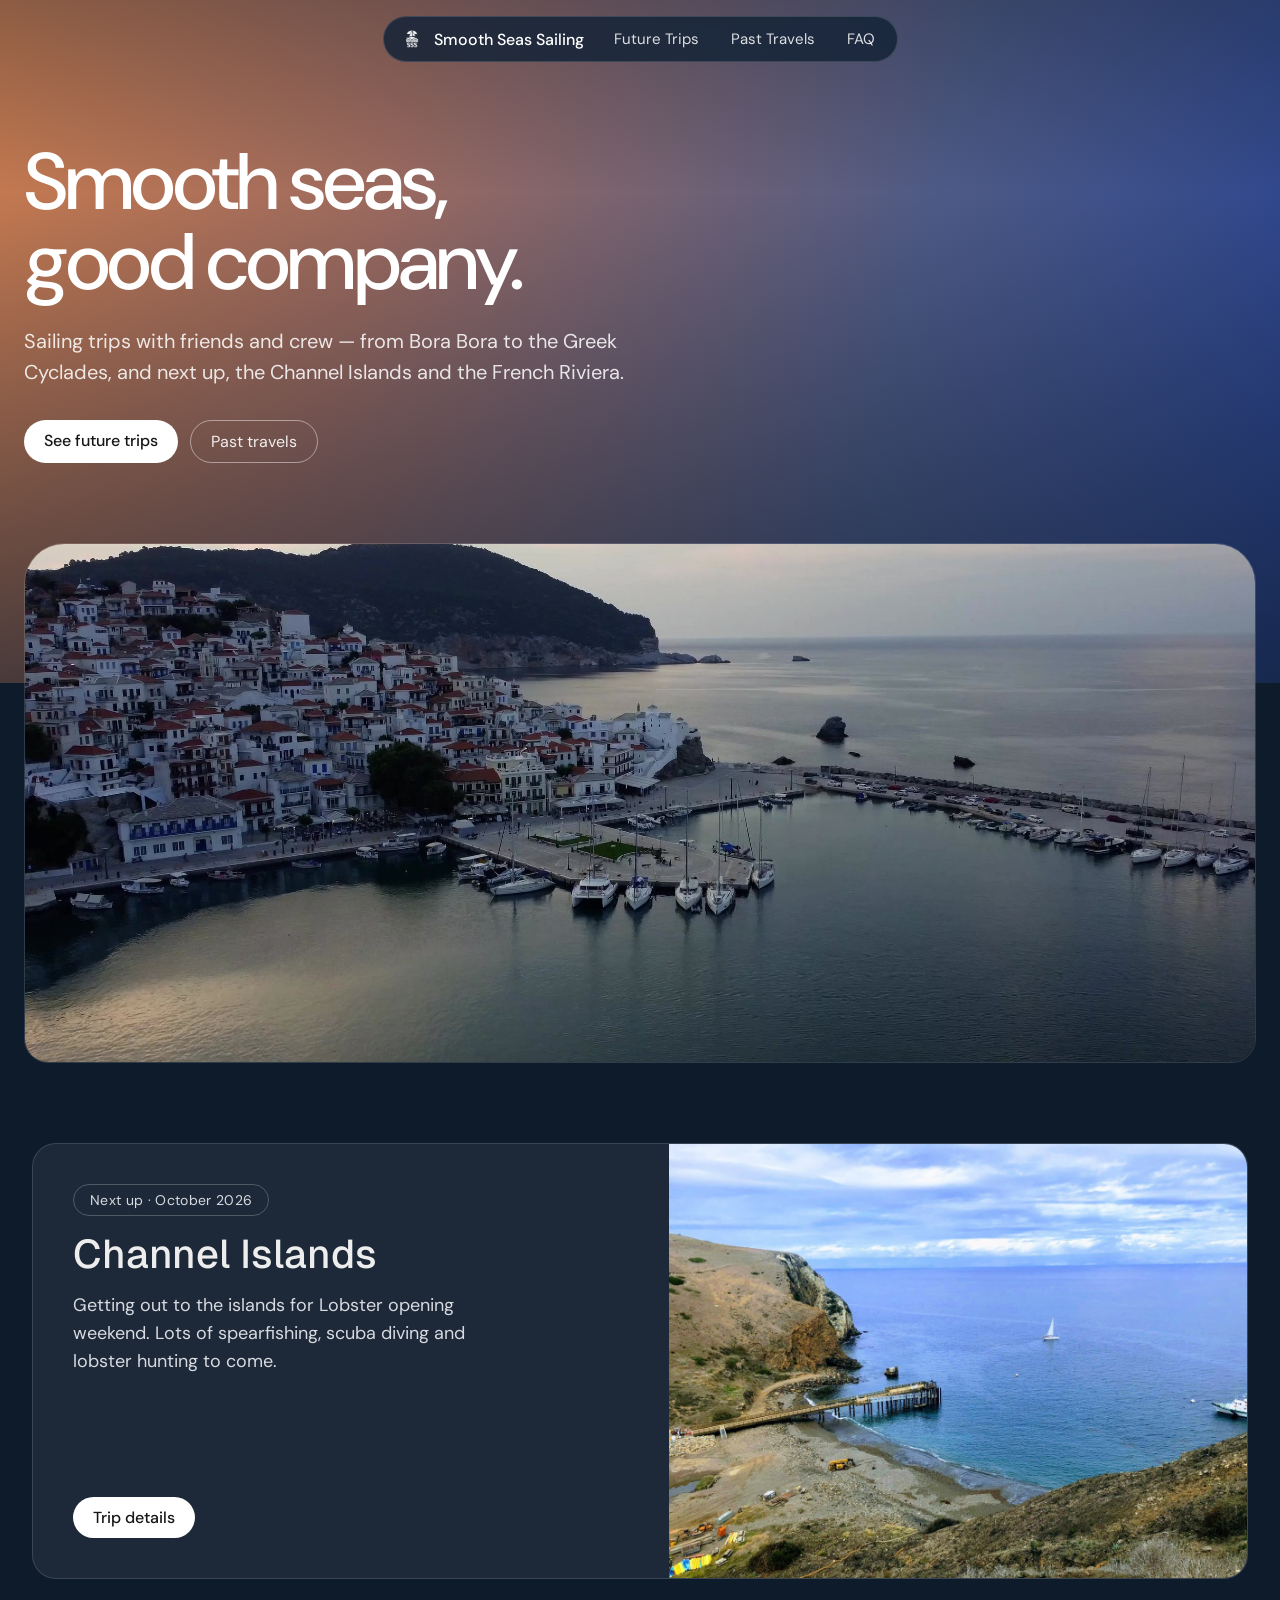
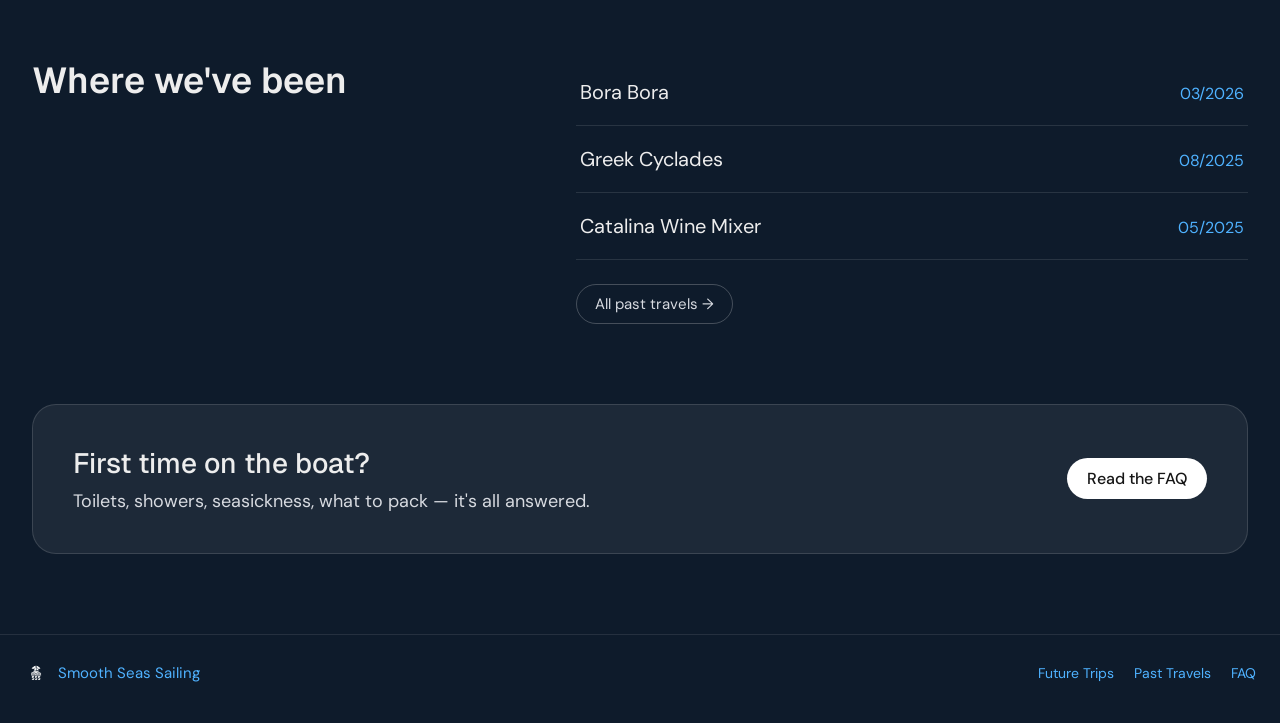
<file: index.html>
<!DOCTYPE html>
<html lang="en">
<head>
<meta charset="utf-8">
<meta name="viewport" content="width=device-width, initial-scale=1">
<title>Smooth Seas Sailing</title>
<meta name="description" content="Sailing trips with friends and crew — from the Channel Islands to the Greek Cyclades, and next up, Bora Bora.">
<meta property="og:title" content="Smooth Seas Sailing">
<meta property="og:description" content="Sailing trips with friends and crew — from the Channel Islands to the Greek Cyclades, and next up, Bora Bora.">
<meta property="og:image" content="assets/img/home-hero.jpg">
<meta property="og:type" content="website">
<link rel="icon" type="image/png" href="favicon.png">
<link rel="preconnect" href="https://fonts.googleapis.com">
<link rel="preconnect" href="https://fonts.gstatic.com" crossorigin>
<link href="https://fonts.googleapis.com/css2?family=DM+Sans:wght@400;500&family=Geist:wght@400;500;600&display=swap" rel="stylesheet">
<link rel="stylesheet" href="assets/css/style.css?v=4">
</head>
<body>
<div class="nav-wrap">
<nav class="nav">
<a class="nav-brand" href="index.html"><img src="assets/img/logo-white.png" alt="Smooth Seas Sailing logo"><span>Smooth Seas Sailing</span></a>
<a class="nav-link" href="future-trips.html">Future Trips</a>
<a class="nav-link" href="past-travels.html">Past Travels</a>
<a class="nav-link" href="faq.html">FAQ</a>
</nav>
</div>

<div class="gradient-hero">
<div class="gradient-hero-inner">
<h1>Smooth seas,<br>good company.</h1>
<p>Sailing trips with friends and crew &mdash; from Bora Bora to the Greek Cyclades, and next up, the Channel Islands and the French Riviera.</p>
<div class="hero-actions">
<a class="btn" href="future-trips.html">See future trips</a>
<a class="btn-outline" href="past-travels.html">Past travels</a>
</div>
</div>
</div>
<div class="hero-photo-wrap">
<img class="hero-photo" src="assets/img/home-hero.jpg" alt="Sailing on open water">
</div>

<div class="container section reveal">
<a class="trip-card" href="channel-islands.html" style="grid-template-columns:1.1fr 1fr">
<div class="trip-card-body">
<span class="badge">Next up &middot; October 2026</span>
<h2>Channel Islands</h2>
<p style="max-width:420px">Getting out to the islands for Lobster opening weekend. Lots of spearfishing, scuba diving and lobster hunting to come.</p>
<span class="btn">Trip details</span>
</div>
<img src="assets/img/ci-hero.jpg" alt="Scorpion Anchorage, Santa Cruz Island, with a sailboat at anchor">
</a>
</div>

<div class="container section reveal">
<div class="split">
<h2 class="section-title">Where we've been</h2>
<div class="index-list">
<a class="index-row" href="bora-bora.html"><span class="name">Bora Bora</span><span class="date">03/2026</span></a>
<a class="index-row" href="greek-cyclades.html"><span class="name">Greek Cyclades</span><span class="date">08/2025</span></a>
<a class="index-row" href="catalina-wine-mixer.html"><span class="name">Catalina Wine Mixer</span><span class="date">05/2025</span></a>
<a class="pill-btn" href="past-travels.html" style="margin-top:24px;align-self:flex-start">All past travels &rarr;</a>
</div>
</div>
</div>

<div class="container section reveal">
<div class="callout">
<div>
<h2>First time on the boat?</h2>
<p>Toilets, showers, seasickness, what to pack &mdash; it's all answered.</p>
</div>
<a class="btn" href="faq.html" style="white-space:nowrap">Read the FAQ</a>
</div>
</div>

<footer>
<div class="footer-brand"><img src="assets/img/logo-white.png" alt=""><span>Smooth Seas Sailing</span></div>
<div class="footer-links"><a href="future-trips.html">Future Trips</a><a href="past-travels.html">Past Travels</a><a href="faq.html">FAQ</a></div>
</footer>
<script src="assets/js/main.js?v=4"></script>
</body>
</html>
</file>
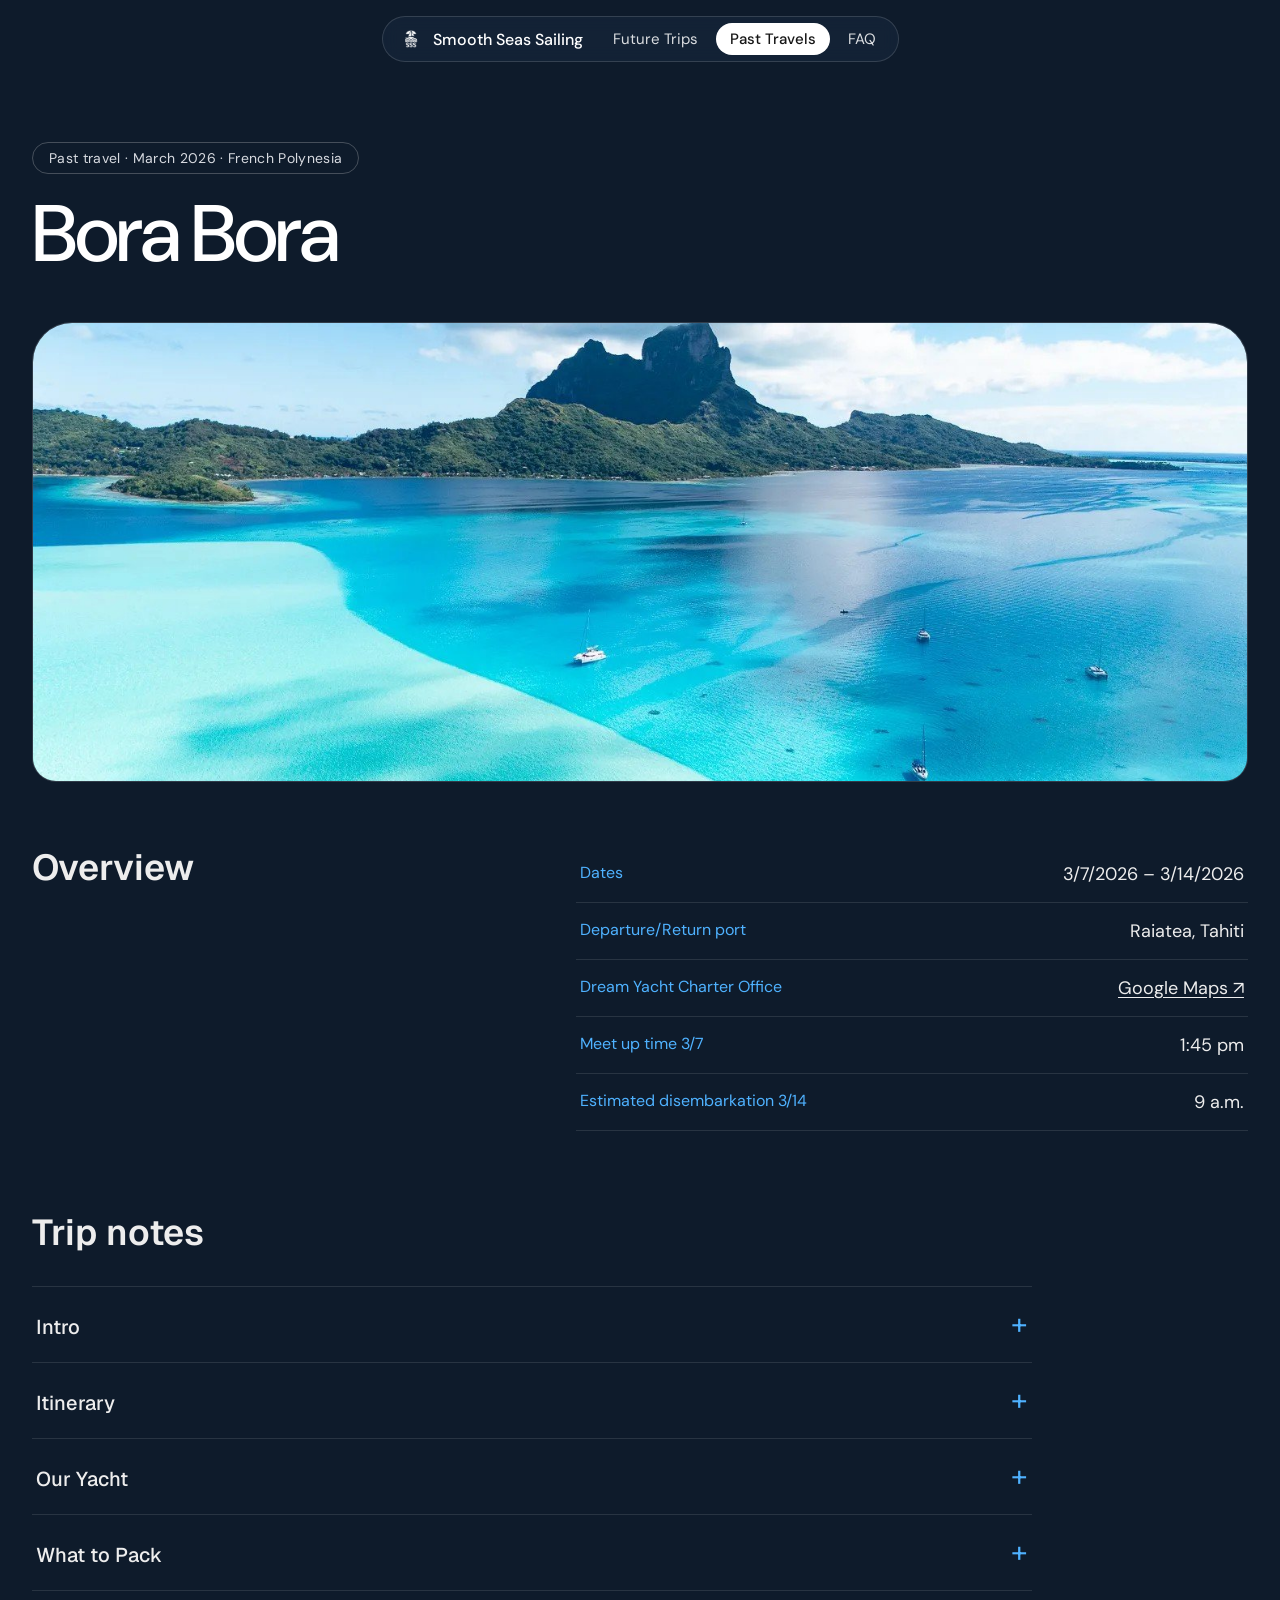
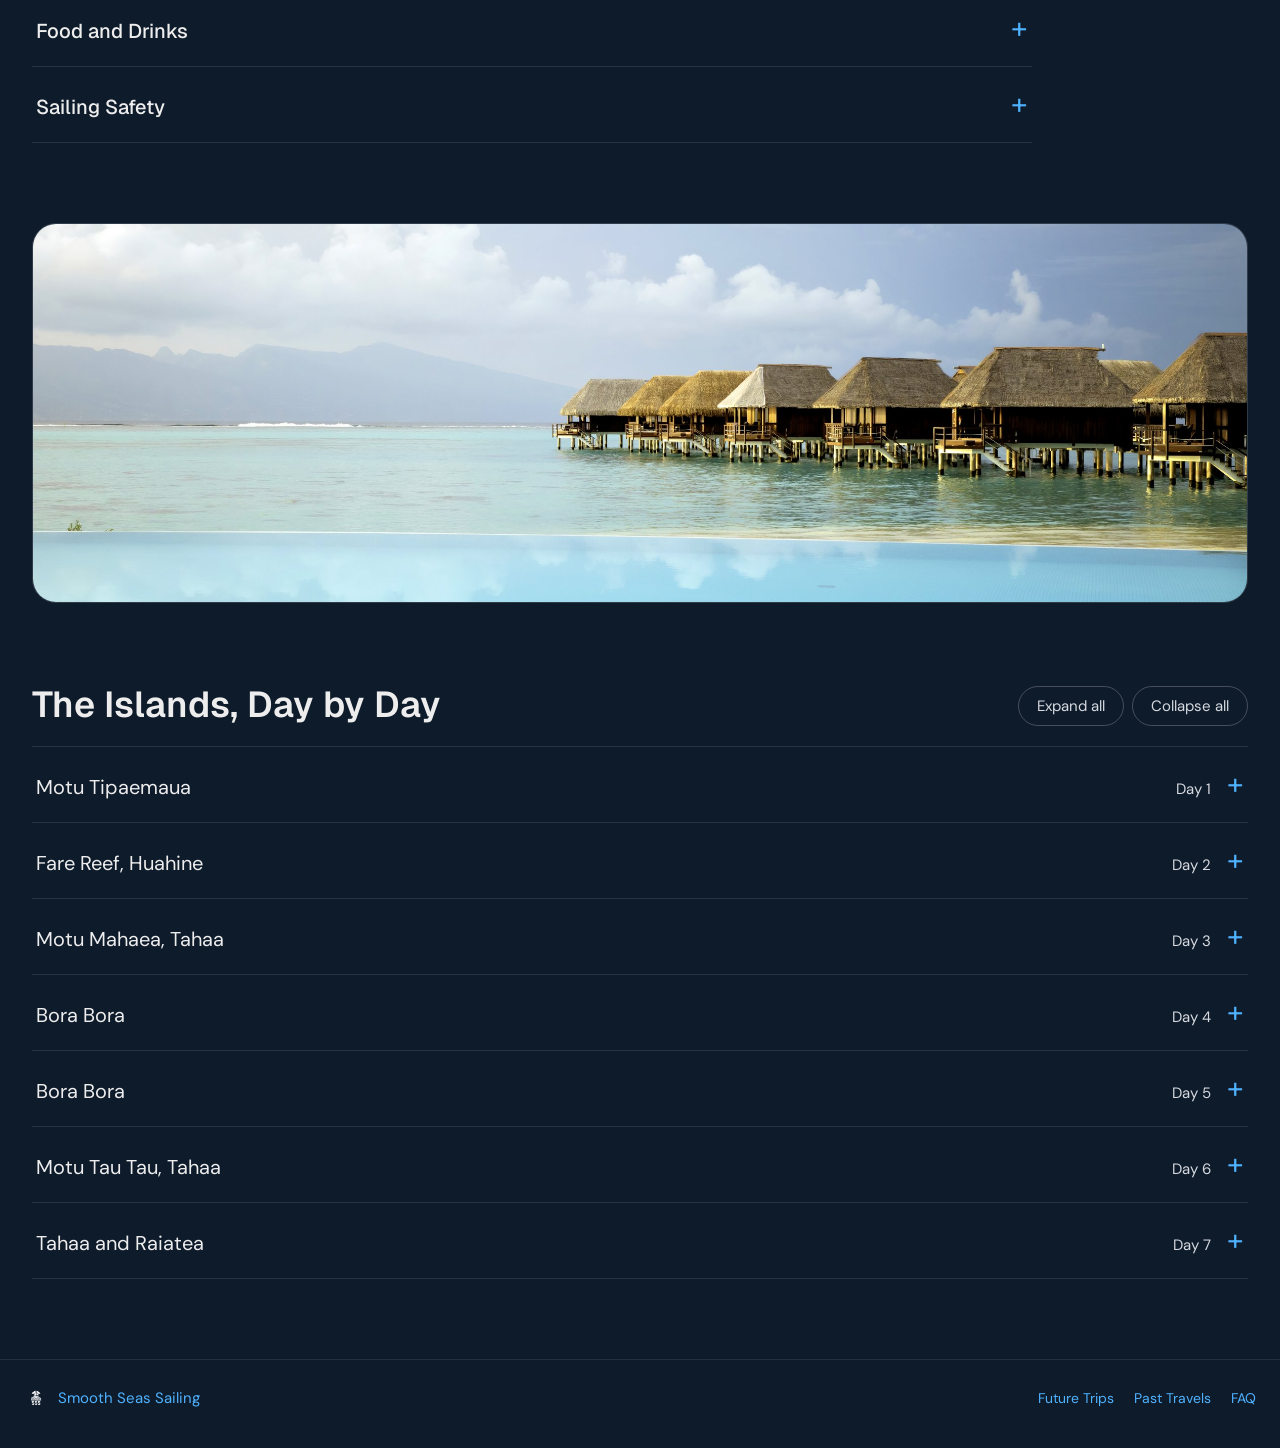
<file: bora-bora.html>
<!DOCTYPE html>
<html lang="en">
<head>
<meta charset="utf-8">
<meta name="viewport" content="width=device-width, initial-scale=1">
<title>Bora Bora — Smooth Seas Sailing</title>
<meta name="description" content="A 7 day catamaran charter through the Society Islands — Raiatea, Huahine, Tahaa, and Bora Bora. March 2026.">
<meta property="og:title" content="Bora Bora — Smooth Seas Sailing">
<meta property="og:description" content="A 7 day catamaran charter through the Society Islands — Raiatea, Huahine, Tahaa, and Bora Bora. March 2026.">
<meta property="og:image" content="assets/img/bora-hero.jpg">
<meta property="og:type" content="website">
<link rel="icon" type="image/png" href="favicon.png">
<link rel="preconnect" href="https://fonts.googleapis.com">
<link rel="preconnect" href="https://fonts.gstatic.com" crossorigin>
<link href="https://fonts.googleapis.com/css2?family=DM+Sans:wght@400;500&family=Geist:wght@400;500;600&display=swap" rel="stylesheet">
<link rel="stylesheet" href="assets/css/style.css?v=4">
</head>
<body>
<div class="nav-wrap">
<nav class="nav">
<a class="nav-brand" href="index.html"><img src="assets/img/logo-white.png" alt="Smooth Seas Sailing logo"><span>Smooth Seas Sailing</span></a>
<a class="nav-link" href="future-trips.html">Future Trips</a>
<a class="nav-link active" href="past-travels.html">Past Travels</a>
<a class="nav-link" href="faq.html">FAQ</a>
</nav>
</div>

<div class="container page-hero">
<span class="badge">Past travel &middot; March 2026 &middot; French Polynesia</span>
<h1 class="page-title">Bora Bora</h1>
</div>
<div class="container trip-hero-wrap">
<img class="trip-hero" src="assets/img/bora-hero.jpg" alt="Bora Bora lagoon and Mount Otemanu" style="height:460px">
</div>
<div class="container section-tight">
<div class="split">
<h2 class="section-title">Overview</h2>
<dl class="fact-list" style="margin:0">
<div class="fact-row"><dt>Dates</dt><dd>3/7/2026 &ndash; 3/14/2026</dd></div>
<div class="fact-row"><dt>Departure/Return port</dt><dd>Raiatea, Tahiti</dd></div>
<div class="fact-row"><dt>Dream Yacht Charter Office</dt><dd><a href="https://maps.app.goo.gl/VunBj8uo4aHjP4ps8" target="_blank" rel="noopener">Google Maps &nearr;</a></dd></div>
<div class="fact-row"><dt>Meet up time 3/7</dt><dd>1:45 pm</dd></div>
<div class="fact-row"><dt>Estimated disembarkation 3/14</dt><dd>9 a.m.</dd></div>
</dl>
</div>
</div>
<div class="container section reveal">
<h2 class="section-title" style="margin-bottom:32px">Trip notes</h2>
<div class="accordion notes"><details><summary><span class="head">Intro</span></summary><div class="accordion-body"><p>Sailing around French Polynesia in March offers warm, steady trade winds and calm lagoon waters—ideal for smooth passages between the Leeward Islands. Starting in Raiatea, the “Sacred Island,” you'll find lush mountains, ancient marae (islands) like Taputapuatea, and vibrant coral gardens perfect for drift dives. Bora Bora, the “Pearl of the Pacific,” dazzles with its turquoise lagoon, dramatic Mount Otemanu backdrop, and world-class snorkeling and diving—think manta ray encounters, coral canyons, and technicolor reef fish. In March, expect daytime temperatures around 80–86 °F with occasional tropical showers that keep the islands lush, plus fewer crowds than peak season. The water will be equally inviting with average temperatures between 82-84°F. Between sailing legs, you can explore vanilla plantations, enjoy some local cuisine, experience sunset anchorages, and dive sites like Bora Bora's Anau for manta rays or Raiatea's Nordby wreck for history beneath the waves—making each stop a blend of adventure, culture, and pure lagoon bliss.</p></div></details><details><summary><span class="head">Itinerary</span></summary><div class="accordion-body"><p><strong>3/7 Saturday Day 1</strong> - Raiatea marina to Tipaemaua. 45 min boat ride.</p><p>Tyler and Vadym will need to begin the boat check out process at the Dreamyacht Charter office at 1 p.m. Our boat should be ready to go at 2 p.m. We'll meet up at the boat, load up the boat with our bags and groceries and get ready to set sail. Our first stop is a short 45 minute boat ride from the marina. It's a private island with beautiful beaches. We will have plenty of time for diving/snorkeling/beach activities.</p><p><strong>3/8 Sunday Day 2</strong> - Motu Tipaemaua to Fare Reef Huahine island. 22 nautical miles. 2:45 min boat ride.</p><p>We'll wake up and get going to Huahine island. Fare Reef anchorage has good swimming/snorkeling/diving near it. It is also dinghy distance to a town where we can go to the local distillery, refill our dive tanks, explore the island, and try out some local cuisine.</p><p><strong>3/9 Monday Day 3</strong> - Huahine to Motu Mahaea. 24 nautical miles. 3:00 Hr boat ride.</p><p>Ile Mahaea has a super sweet diving spot right near where we'll be anchoring. This is another remote island to relax at.</p><p><strong>3/10 Tuesday Day 4</strong> - Motu Mahaea to Bora Bora Yacht Club mooring. 29.9 nautical miles. 3:45 min boat ride.</p><p>We'll leave our remote island behind and head to the most famous island, Bora Bora. They changed anchoring laws around Bora Bora, so there are only 2 places for us to keep our boat. The Yacht Club has a nice dinghy zone where we'll be able to get to land easily.</p><p><strong>3/11 Wednesday Day 5</strong> - We are staying on Bora Bora.</p><p><strong>3/12 Thursday Day 6</strong> - Bora Bora to Motu Tau Tau on Tahaa. 25 nautical miles. 3:10 min boat road.</p><p>This is another island getaway, but there is a restaurant and resort here. This is also where the famous coral garden dive and snorkel site is. Along with &quot;Love Island&quot;, a heart shaped beach.</p><p><strong>3/13 Friday Day 7</strong> - Tahaa back to Raiatea Dream Yacht Charter marina. 10.2 nautical miles. 1:20 min boat ride.</p><p>We have to be back at the anchorage by 5p.m. so we can spend more time at the beach of tau tau or take the dinghy over to the mainland of Tahaa before heading back to the marina. We will sleep on the boat this final night at the marina.</p><p><strong>3/14 Saturday</strong> - We need to be fully off the boat with all of our stuff cleared out by 9 am.</p><figure class="content-figure wide"><img src="assets/img/bora-overview-map.jpg" alt="Map of the full sailing route through the Society Islands" loading="lazy"><figcaption>Our route through the Society Islands</figcaption></figure></div></details><details><summary><span class="head">Our Yacht</span></summary><div class="accordion-body"><p>We chartered a Bali 4.5 Catamaran. It's 45 feet long. It comes with 4 cabins all with their own bathrooms. It has 2 additional porthole cabins for singles. Below are some images that Dreamyacht has of the Bali 4.5 boats. Ours might be a little different, but for the most part it will be like the below (click on the pictures to expand):</p><div class="gallery"><img src="assets/img/bora-yacht-1.jpg" alt="Bali 4.5 catamaran exterior" loading="lazy"><img src="assets/img/bora-yacht-2.jpg" alt="Bali 4.5 catamaran" loading="lazy"><img src="assets/img/bora-yacht-3.jpg" alt="Bali 4.5 saloon" loading="lazy"><img src="assets/img/bora-yacht-4.jpg" alt="Bali 4.5 cabin" loading="lazy"><img src="assets/img/bora-yacht-5.jpg" alt="Bali 4.5 interior" loading="lazy"><img src="assets/img/bora-yacht-6.jpg" alt="Bali 4.5 deck" loading="lazy"></div></div></details><details><summary><span class="head">What to Pack</span></summary><div class="accordion-body"><p>We'll be out at sea, so it's a good time to practice minimalism. Not too much storage in the cabins. The Charter company provides life jackets, bed sheets, blankets, and pillows. Everything else, we'll need to bring. Here is a list of the essentials to get you started:</p><ul><li>Soft-luggage only (the hard suitcases are hard to squeeze on a boat). If you have a carry on hard case bag you use for airplanes, you can use that too if you're ok with it standing up in your cabin and having to climb over it.</li><li>Power Adapter. They primarily use the European style outlets here. I'm not sure what kind of outlets the boat has, but bring adapters just in case. You'll need them for your hotels anyway.</li><li>BUG SPRAY. We will be out in the tropics staying at lush remote islands. There will be tons of mosquitos so be sure to bring plenty of mosquito repellant and some breathable long sleeved clothing to help keep the mosquitos away.</li><li>Medications (bonine for seasickness, works much better than dramamine and doesn't leave you drowsy); can buy on <a href="https://www.amazon.com/Bonine-Sickness-Chewable-Tablets-Raspberry/dp/B000YA8NYQ" target="_blank" rel="noopener">Amazon</a></li><li>Swimming gear - towels, suits, reef safe sunscreen, sunglasses, snorkel, fins, mask, booties. Having booties you can get wet and still walk around in is pretty handy. We will be doing a lot of dinghy riding to shore and will be getting your feet wet. You can get some cheap booties on <a href="https://www.amazon.com/YALOX-Barefoot-Quick-Dry-Swimming-Exercise/dp/B07MYWD2RM" target="_blank" rel="noopener">Amazon</a>.</li><li>Bio soap, bio hair shampoo. We will be in some marine protected areas, do your part to keep nature healthy.</li><li>A rain jacket or poncho. It's the tropics, so rain is to be expected.</li><li>Light hiking clothes. Although we will spend most of the time on the water, there will be some opportunities for light hikes around the islands if you are so inclined.</li><li>Portable Chargers. We will have electricity on the boat. But it's good to have a backup battery pack just in case.</li><li>Sailing Shoes or sneakers with light soles to avoid dark streaks on deck.</li><li>Optional dry bag to keep your electronics dry and secure while in the dingy.</li></ul><p><strong>For Scuba Divers</strong></p><p>I already spoke to the local dive shop in Raiatea. They will rent us gear and deliver it to our boat! Please coordinate your own gear rental with shop. The shop is <a href="https://maps.app.goo.gl/ye6j6bQ7fkvR7xtZ7" target="_blank" rel="noopener">Hemisphere Sub Plongée</a>.</p><p>Their email address is <a href="mailto:hemis-subdiving@mail.pf">hemis-subdiving@mail.pf</a></p><p>Please fill out their <a href="assets/hemisphere-dive-form.pdf" target="_blank">FORM</a> and email it over to them. Please also be sure to say that you are going on the same boat as &quot;Vadym&quot; so that they will know to bring all of the items over in one go.</p><p>Please DO NOT order more than 1 tank each. We have limited storage on the boat and won't be able to store everyone's tanks. There will be plenty of opportunities to get the air tanks refilled.</p></div></details><details><summary><span class="head">Food and Drinks</span></summary><div class="accordion-body"><p>We will be sharing food and drink expenses as a group. Please fill out the food form with any food preferences/dietary restrictions. We will be spending time on remote islands where we'll want to cook on the boat. We'll also be spending time on islands with restaurants where we can try out local cuisine. Here is the food form link to fill out: <a href="https://docs.google.com/spreadsheets/d/1u3zDzKqTP8McVn32oT-9BM4eaIgZlq6WnjeIc5touz0/edit?gid=0#gid=0" target="_blank" rel="noopener">Bora Bora Food Form</a></p></div></details><details><summary><span class="head">Sailing Safety</span></summary><div class="accordion-body"><p>The trip will be a blast and we aren't expecting to have any major issues arise. Those of you who have already joined us on one of our sailing adventures know what to expect. Those of you who are new, please take the time to go over the links below:</p><ul><li><a href="faq.html">FAQ Page</a></li><li><a href="https://www.youtube.com/watch?v=g38Eaj-K3bM" target="_blank" rel="noopener">How to Use a Sea Toilet</a> - you'll be shocked how many people are intimidated by the toilet!</li><li><a href="https://www.youtube.com/watch?v=uI2bUPQ9kXQ" target="_blank" rel="noopener">Sailing Knots</a> - Don't stress memorizing these. Main ones to look at are Cleat Hitch and Round turn and 2 half hitches if you're interested</li></ul></div></details></div>
</div>
<div class="container photo-band reveal">
<img src="assets/img/bora-bungalows.jpg" alt="Overwater bungalows in Bora Bora" loading="lazy">
</div>
<div class="container section reveal">
<div class="day-header">
<h2 class="section-title">The Islands, Day by Day</h2>
<div class="day-controls"><button class="pill-btn" data-expand-all="#bb-days">Expand all</button><button class="pill-btn" data-collapse-all="#bb-days">Collapse all</button></div>
</div>
<div class="accordion" id="bb-days"><details><summary><span>Motu Tipaemaua</span><span class="day-tag">Day 1</span></summary><div class="accordion-body"><p>We'll gather at the Dream Yacht Charter office just before 2 p.m. at the Raiatea Dream Yacht Charter office, get our bags and provisions aboard, and settle into our floating home for the week. Once we're ready, we'll cast off for a short, scenic 45-minute cruise to a completely uninhabited island &mdash; the perfect place to kick off the vacation.</p><p>Out here, there's nothing but turquoise water, soft sand, and the kind of quiet that feels like a luxury. We'll ease into island time with a laid-back beach party, soak up the sun, swim, explore, and let the week's stress melt away. Lunch and dinner will be cooked right on the island, making this first stop feel like our own private paradise</p><figure class="content-figure"><img src="assets/img/bora-day1.jpg" alt="Day 1 route — Raiatea marina to Motu Tipaemaua" loading="lazy"><figcaption>Day 1 route — Raiatea marina to Motu Tipaemaua</figcaption></figure></div></details><details><summary><span>Fare Reef, Huahine</span><span class="day-tag">Day 2</span></summary><div class="accordion-body"><p>We have a 2:45 minute boat ride to get to the next island of Huahine. We will be anchoring at Fare anchorage. Fare is Huahine's main town. There is a dive site near the anchorage that we could dinghy to and explore. There is also some stuff to do on the mainland itself:</p><p>🏖️ <strong>Walk to Fare Beach</strong><br>Fare has a surprisingly good beach within walking distance of the anchorage, just north of town. Great for:</p><ul><li>Swimming</li><li>Paddleboarding</li><li>Sunset views of Raiatea &amp; Taha'a</li></ul><p>🍍 <strong>Explore the Town of Fare</strong><br>Fare is described as “one of the most charming towns in French Polynesia”. You'll find:</p><ul><li>A large supermarket (Super U)</li><li>Fruit stands</li><li>Bakeries</li><li>A few bars and restaurants</li><li>A casual local vibe perfect for provisioning or grabbing a drink</li></ul><p>🍹 <strong>Enjoy Fare's Small Nightlife Scene</strong><br>Fare has a bit of nightlife &mdash; nothing wild, but enough for a fun evening ashore.</p><p>🍫 <strong>Distillerie Huahine Passion</strong><br>Ranked highly for tastings of local fruit liqueurs and chocolate products.</p><p>🐚 <strong>Huahine Pearl Farm</strong><br>The #1 attraction on Tripadvisor. You take a boat to an above-water pearl farm with beautiful lagoon views.</p><p>🚴 <strong>Bike the Coastal Road</strong><br>One of the top-ranked activities on Huahine is biking the coastal road. You can rent bikes in Fare and explore beaches, villages, and viewpoints.</p><figure class="content-figure"><img src="assets/img/bora-day2.jpg" alt="Day 2 route — Motu Tipaemaua to Fare Reef, Huahine" loading="lazy"><figcaption>Day 2 route — Motu Tipaemaua to Fare Reef, Huahine</figcaption></figure></div></details><details><summary><span>Motu Mahaea, Tahaa</span><span class="day-tag">Day 3</span></summary><div class="accordion-body"><p>We have a 3 hour boat ride to get to our next destination. We will be going back to remote island fun in the sun. The anchorage at Ile Mahaea is very highly rated. It's supposed to have excellent snorkeling. There are also 3 dive sites right at this anchorage so we'll want to make sure that our tanks are full and ready to go.</p><figure class="content-figure"><img src="assets/img/bora-day3.jpg" alt="Day 3 route — Huahine to Motu Mahaea, Tahaa" loading="lazy"><figcaption>Day 3 route — Huahine to Motu Mahaea, Tahaa</figcaption></figure></div></details><details><summary><span>Bora Bora</span><span class="day-tag">Day 4</span></summary><div class="accordion-body"><p>We will have our longest sailing day today. 3 hours and 45 minutes getting to world renowned Bora Bora. Once there, the world is your oyster. There are beaches, resorts, restaurants, dive companies, shops, hikes, bars. We will be mooring at the Bora Bora Yacht Club and will be using the dinghy to get to shore.</p><p>Here are some ideas:</p><p>🏖️ <strong>Relax at Matira Beach</strong><br>One of the most famous beaches in the world &mdash; soft white sand, calm water, and perfect sunsets. Listed as a top attraction on Tripadvisor. Highlighted as the best free spot by WakaAbuja</p><p>🤿 <strong>Snorkel Coral Gardens</strong><br>A top-rated snorkeling site with vibrant coral and tons of fish. Rated 4.9/5 and described as Bora Bora's top attraction by WakaAbuja. Also listed as a must-do by The Tourist Checklist</p><p>🐢 <strong>Visit the Bora Bora Lagoonarium</strong><br>A natural lagoon with guided snorkeling and marine life encounters. One of the top attractions on Tripadvisor</p><p>🏔️ <strong>See Mount Otemanu</strong><br>The dramatic volcanic peak that defines Bora Bora's skyline. Listed as the #1 attraction on BoraBoraIslandGuide. Featured in Lonely Planet's top experiences. You can't hike to the summit, but you can: take a 4x4 tour, hike partway, or photograph it from the lagoon (best views!)</p><p>🐠 <strong>Scuba Diving</strong><br>Bora Bora has: manta ray cleaning stations, reef sharks, coral walls, and calm lagoon diving. Scuba diving is one of the top-listed activities on Tripadvisor.</p><p>🍹 <strong>Enjoy Beach Bars &amp; Restaurants</strong><br>Bora Bora is known for: Bloody Mary's, St. James, and Lagoon Restaurant (Jean-Georges). Great for sailors coming ashore.</p><figure class="content-figure"><img src="assets/img/bora-day4.jpg" alt="Day 4 route — Motu Mahaea to Bora Bora" loading="lazy"><figcaption>Day 4 route — Motu Mahaea to the Bora Bora Yacht Club</figcaption></figure></div></details><details><summary><span>Bora Bora</span><span class="day-tag">Day 5</span></summary><div class="accordion-body"><p>Another day in Bora Bora!</p><figure class="content-figure"><img src="assets/img/bora-day5.jpg" alt="Day 5 — staying around Bora Bora" loading="lazy"><figcaption>Day 5 — staying around Bora Bora</figcaption></figure></div></details><details><summary><span>Motu Tau Tau, Tahaa</span><span class="day-tag">Day 6</span></summary><div class="accordion-body"><p>We have our longest sailing day today, just over 3 hours. We will be going to another island. This one does have a resort and restaurant on it, but it might not be open because of the season. This area is also known as &quot;Love Island&quot; because of the heart shaped beach. There is another very nice diving and snorkel spot right at the anchorage, so we'll want to make sure that our tanks are filled up for it. We are also a dinghy ride away from Village Teruaupai if we want to pop over to the mainland.</p><figure class="content-figure"><img src="assets/img/bora-day6.jpg" alt="Day 6 route — Bora Bora to Motu Tau Tau, Tahaa" loading="lazy"><figcaption>Day 6 route — Bora Bora to Motu Tau Tau, Tahaa</figcaption></figure></div></details><details><summary><span>Tahaa and Raiatea</span><span class="day-tag">Day 7</span></summary><div class="accordion-body"><p>Our final day of the trip! We need to return the boat back to the marina by 5pm. Until then, we can stay and enjoy our island, or dinghy over to the mainland and check out the sites there. There is a vanilla tour that we could do on the mainland if we haven't done one up to this point. Once it gets close to 3:30 pm, we'll want to head back to the Raiatea marina.</p><figure class="content-figure"><img src="assets/img/bora-day7.jpg" alt="Day 7 route — Tahaa back to the Raiatea marina" loading="lazy"><figcaption>Day 7 route — Tahaa back to the Raiatea marina</figcaption></figure></div></details></div>
</div>

<footer>
<div class="footer-brand"><img src="assets/img/logo-white.png" alt=""><span>Smooth Seas Sailing</span></div>
<div class="footer-links"><a href="future-trips.html">Future Trips</a><a href="past-travels.html">Past Travels</a><a href="faq.html">FAQ</a></div>
</footer>
<script src="assets/js/main.js?v=4"></script>
</body>
</html>
</file>
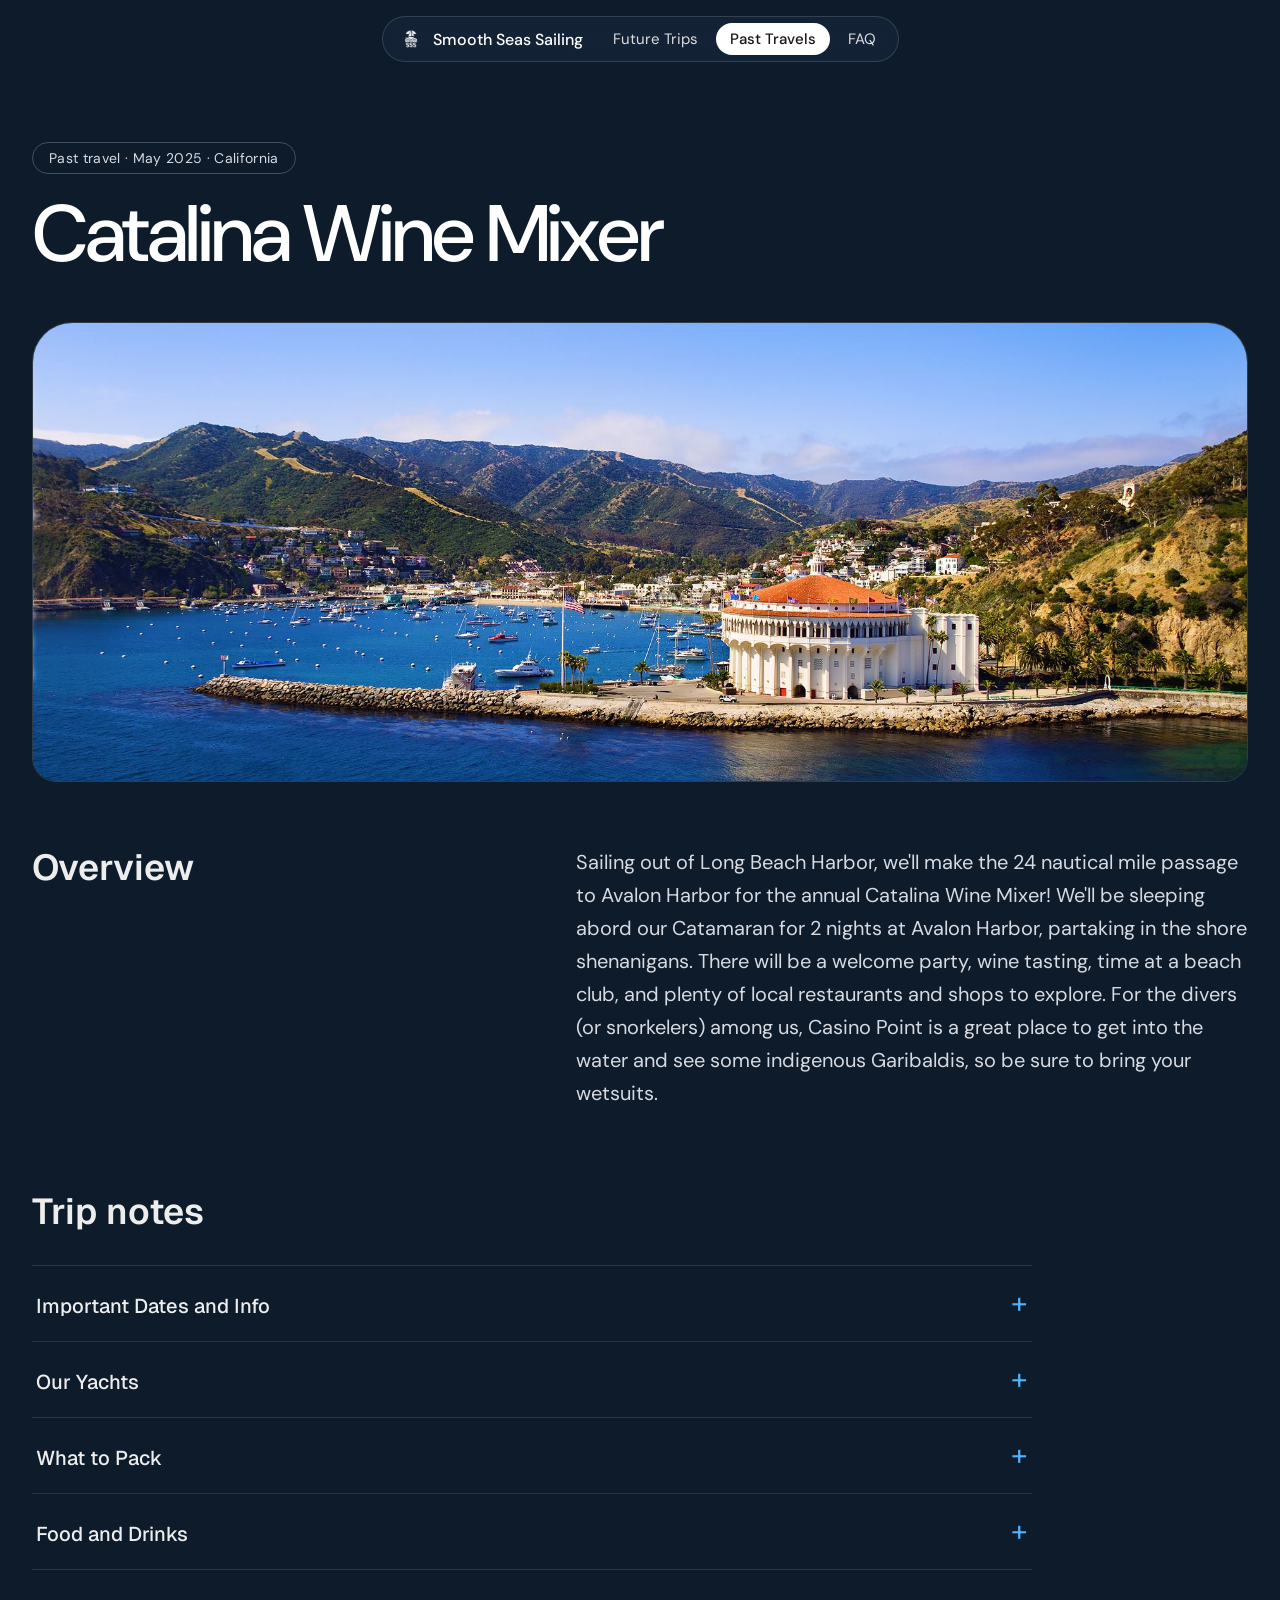
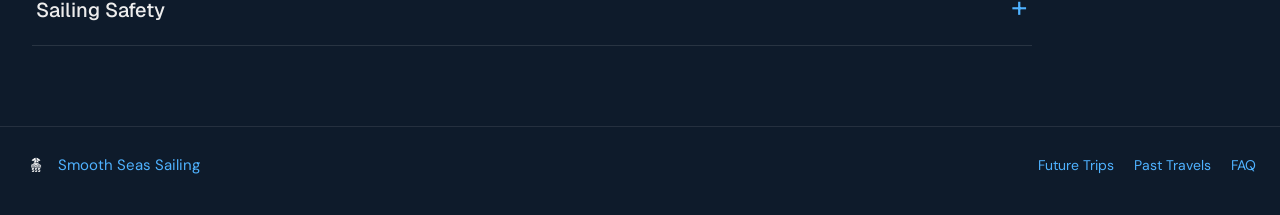
<file: catalina-wine-mixer.html>
<!DOCTYPE html>
<html lang="en">
<head>
<meta charset="utf-8">
<meta name="viewport" content="width=device-width, initial-scale=1">
<title>Catalina Wine Mixer — Smooth Seas Sailing</title>
<meta name="description" content="Our first multi-boat event: a 3 day trip out of Long Beach harbor to Avalon for the world famous Catalina Wine Mixer.">
<meta property="og:title" content="Catalina Wine Mixer — Smooth Seas Sailing">
<meta property="og:description" content="Our first multi-boat event: a 3 day trip out of Long Beach harbor to Avalon for the world famous Catalina Wine Mixer.">
<meta property="og:image" content="assets/img/catalina-hero.jpg">
<meta property="og:type" content="website">
<link rel="icon" type="image/png" href="favicon.png">
<link rel="preconnect" href="https://fonts.googleapis.com">
<link rel="preconnect" href="https://fonts.gstatic.com" crossorigin>
<link href="https://fonts.googleapis.com/css2?family=DM+Sans:wght@400;500&family=Geist:wght@400;500;600&display=swap" rel="stylesheet">
<link rel="stylesheet" href="assets/css/style.css?v=4">
</head>
<body>
<div class="nav-wrap">
<nav class="nav">
<a class="nav-brand" href="index.html"><img src="assets/img/logo-white.png" alt="Smooth Seas Sailing logo"><span>Smooth Seas Sailing</span></a>
<a class="nav-link" href="future-trips.html">Future Trips</a>
<a class="nav-link active" href="past-travels.html">Past Travels</a>
<a class="nav-link" href="faq.html">FAQ</a>
</nav>
</div>

<div class="container page-hero">
<span class="badge">Past travel &middot; May 2025 &middot; California</span>
<h1 class="page-title">Catalina Wine Mixer</h1>
</div>
<div class="container trip-hero-wrap">
<img class="trip-hero" src="assets/img/catalina-hero.jpg" alt="Avalon Harbor, Catalina Island" style="height:460px">
</div>
<div class="container section-tight">
<div class="split">
<h2 class="section-title">Overview</h2>
<p class="overview-copy">Sailing out of Long Beach Harbor, we'll make the 24 nautical mile passage to Avalon Harbor for the annual Catalina Wine Mixer! We'll be sleeping abord our Catamaran for 2 nights at Avalon Harbor, partaking in the shore shenanigans. There will be a welcome party, wine tasting, time at a beach club, and plenty of local restaurants and shops to explore. For the divers (or snorkelers) among us, Casino Point is a great place to get into the water and see some indigenous Garibaldis, so be sure to bring your wetsuits.</p>
</div>
</div>
<div class="container section reveal">
<h2 class="section-title" style="margin-bottom:32px">Trip notes</h2>
<div class="accordion notes"><details><summary><span class="head">Important Dates and Info</span></summary><div class="accordion-body"><p><strong>Dates:</strong> 5/30/25 - 6/1/25</p><p><strong>Additional Costs:</strong> We split grocery/drink expenses; damages to our boat/other boats that aren't covered by insurance; docking fees; gas</p><p><strong>Departure/Return port:</strong> Long Beach Marina</p><p>Estimated meet up time 5/30 at 9 a.m.</p><p>Estimated disembarkation time 6/1 at 6 p.m.</p><p>Marina Sailing Office at the Long Beach Marina: <a href="https://maps.app.goo.gl/W7n2UcmeB4PNSFAU6" target="_blank" rel="noopener">Google Maps</a><br>The yacht should be near the office. Can meet up in the parking lot.</p><p>Tickets for Catalina Wine Mixer: <a href="https://www.eventbrite.com/e/catalina-wine-mixer-2025-10th-anniversary-tickets-1087185153059" target="_blank" rel="noopener">Eventbrite</a><br>Please be sure to buy your general admission tickets. They are good for Friday and Saturday Events.</p><p><strong>Friday 5/30</strong></p><ul><li>Opening Bash 6pm - 8pm - Catalina Casino</li><li>Beach Party 9:30pm - Midnight - Descanso Beach Club</li></ul><p><strong>Saturday 5/31</strong></p><ul><li>Wine Tasting event 3pm - 5pm - Descanso Beach Club</li><li>Live Entertainment from 2pm - Descanso Beach Club</li></ul><p><strong>Scuba Diving/Snorkeling</strong></p><p>We will have time for diving and snorkeling Saturday morning and/or Sunday. We don't have to leave Catalina until around 2p.m. Sunday, so we have some time. There is a dive shop right at Casino Point. You can rent your air, weights, and any additional gear you need there. For air and weights, you can usually get those day of. For gear rental, it's recommended to book in advance: <a href="https://divingcatalina.com/scuba-rentals/" target="_blank" rel="noopener">Diving Catalina</a></p></div></details><details><summary><span class="head">Our Yachts</span></summary><div class="accordion-body"><p>We Chartered 2 catamarans for this adventure.</p><ul><li>Vadym's squad has the Do Nothin', a 36' Catamaran. It has 3 double occupancy cabins and a couch bed in the living area.</li><li>Tyler's group has the Even Tide, a 35' Catamaran. It has 1 double occupancy cabin and 3 single sleeping berths.</li></ul><p class="gallery-label">Do Nothin'</p><div class="gallery"><img src="assets/img/catalina-galA-1.jpg" alt="Do Nothin' — 36' catamaran exterior" loading="lazy"><img src="assets/img/catalina-galA-2.jpg" alt="Do Nothin' at the dock" loading="lazy"><img src="assets/img/catalina-galA-3.jpg" alt="Do Nothin' saloon" loading="lazy"><img src="assets/img/catalina-galA-4.jpg" alt="Do Nothin' galley" loading="lazy"><img src="assets/img/catalina-galA-5.jpg" alt="Do Nothin' layout diagram" loading="lazy"></div><p class="gallery-label">Even Tide</p><div class="gallery"><img src="assets/img/catalina-galB-1.jpg" alt="Even Tide — 35' catamaran under way" loading="lazy"><img src="assets/img/catalina-galB-2.jpg" alt="Even Tide foredeck" loading="lazy"><img src="assets/img/catalina-galB-3.jpg" alt="Even Tide saloon" loading="lazy"><img src="assets/img/catalina-galB-4.jpg" alt="Even Tide galley" loading="lazy"><img src="assets/img/catalina-galB-5.jpg" alt="Even Tide layout diagram" loading="lazy"></div></div></details><details><summary><span class="head">What to Pack</span></summary><div class="accordion-body"><p>We'll be out at sea, so it's a good time to practice minimalism. Not too much storage on the yachts. Here is a list of essentials to get you started:</p><ul><li>Soft-luggage only (the hard suitcases are hard to squeeze on a boat)</li><li>Medications (bonine for seasickness, works much better than dramamine and doesn't leave you drowsy); can buy on <a href="https://www.amazon.com/Bonine-Sickness-Chewable-Tablets-Raspberry/dp/B000YA8NYQ" target="_blank" rel="noopener">Amazon</a></li><li>Swimming gear - towels, suits, reef safe sunscreen, sunglasses</li><li>Snorkels, fins, masks, booties, wetsuits, booties, dive gloves, dive hood</li><li>Bio soap, bio hair shampoo. We will be in a marine protected area</li><li>If you are not a good swimmer, a life jacket. There will be some on the yacht, but they're not the most comfortable</li><li>Bedroom stuff - pillows, sheets, blanket, a sleeping bag works great too</li><li>Warm clothes for night time. Layer up! It will get cold.</li><li>Clothes to wear to the Catalina Wine Mixer (boat themed stuff I'm guessing)</li><li>Portable Charger - we should have electricity on the yacht, but can only charge while running the boat. Sometimes outlets break. Better safe than phoneless.</li><li>Sailing Shoes or sneakers with light soles to avoid dark streaks on deck</li><li>Optional dry bag to keep your electronics dry and secure</li></ul></div></details><details><summary><span class="head">Food and Drinks</span></summary><div class="accordion-body"><p>We will do our grocery shopping the day before the trip for optimal freshness. All costs are split by the people on the yacht. Since we have 2 yachts this time, we'll split the grocery bills up per boat. We'll be anchored in Avalon for the entirety of the trip, so we might not need to cook much on the ship. We will also be going to a wine tasting Saturday, so plan the drinks accordingly as well. Please fill out your food/drink preferences on this sheet <a href="https://docs.google.com/spreadsheets/d/1T8o4qAzTSi6ZS8S54x3HQq7AcDFKHExnwC4aDZ4K-WQ/edit?usp=sharing" target="_blank" rel="noopener">HERE</a>. Please be sure to fill it out for the boat that you're in.</p></div></details><details><summary><span class="head">Sailing Safety</span></summary><div class="accordion-body"><p>The trip will be a blast and we aren't expecting to have any major issues arise. Those of you who have already joined us on one of our sailing adventures know what to expect. Those of you who are new, please take the time to go over the links below:</p><ul><li><a href="faq.html">FAQ Page</a></li><li><a href="https://www.youtube.com/watch?v=g38Eaj-K3bM" target="_blank" rel="noopener">How to Use a Sea Toilet</a> - you'll be shocked how many people are intimidated by the toilet!</li><li><a href="https://www.youtube.com/watch?v=uI2bUPQ9kXQ" target="_blank" rel="noopener">Sailing Knots</a> - Don't stress memorizing these. Main ones to look at are Cleat Hitch and Round turn and 2 half hitches if you're interested</li></ul></div></details></div>
</div>

<footer>
<div class="footer-brand"><img src="assets/img/logo-white.png" alt=""><span>Smooth Seas Sailing</span></div>
<div class="footer-links"><a href="future-trips.html">Future Trips</a><a href="past-travels.html">Past Travels</a><a href="faq.html">FAQ</a></div>
</footer>
<script src="assets/js/main.js?v=4"></script>
</body>
</html>
</file>
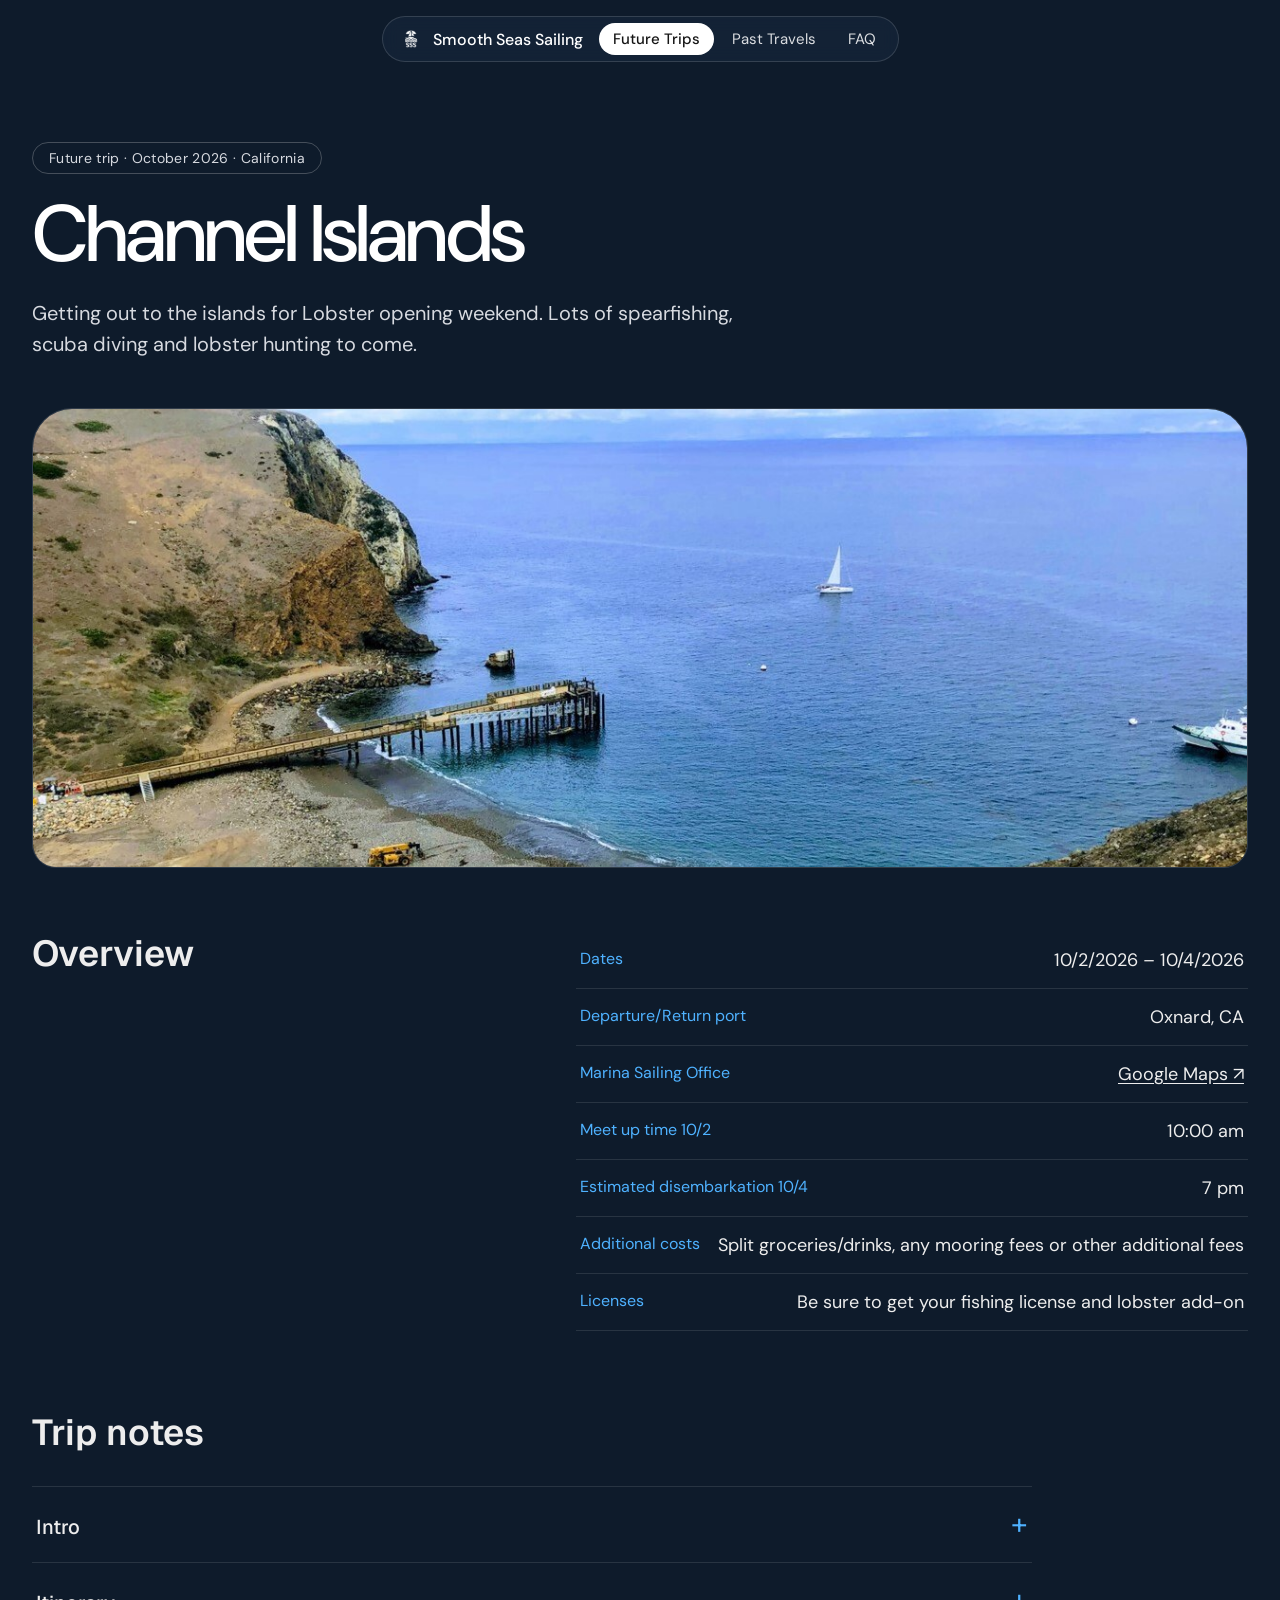
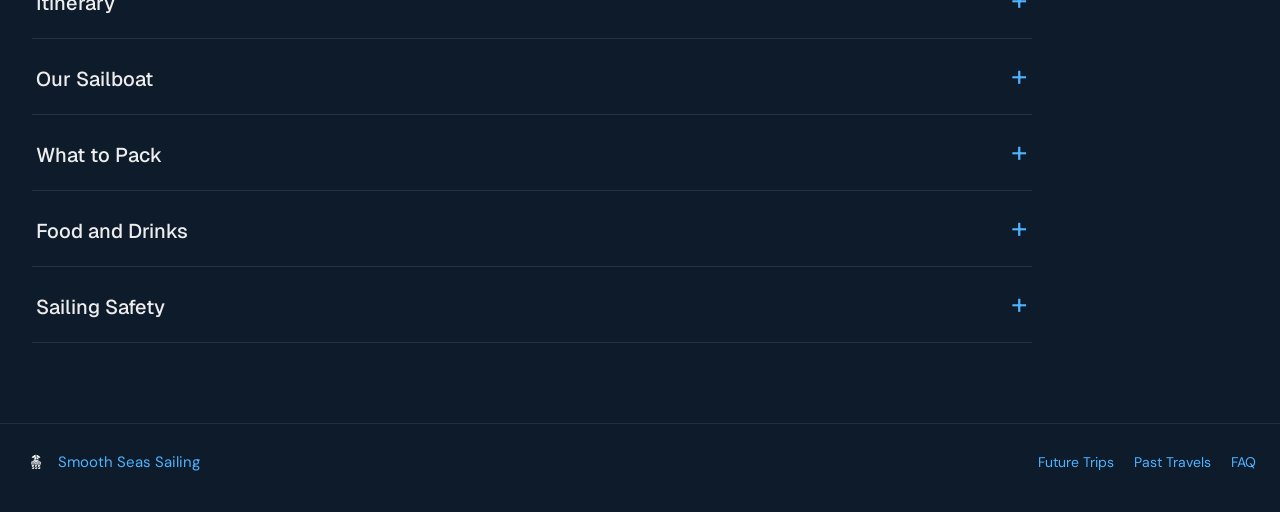
<file: channel-islands.html>
<!DOCTYPE html>
<html lang="en">
<head>
<meta charset="utf-8">
<meta name="viewport" content="width=device-width, initial-scale=1">
<title>Channel Islands Fall 2026 — Smooth Seas Sailing</title>
<meta name="description" content="Lobster opening weekend in Channel Islands National Park — Oxnard to Smuggler's Cove and Scorpion Rock aboard a Hunter 38. October 2–4, 2026.">
<meta property="og:title" content="Channel Islands Fall 2026 — Smooth Seas Sailing">
<meta property="og:description" content="Lobster opening weekend in Channel Islands National Park — Oxnard to Smuggler's Cove and Scorpion Rock aboard a Hunter 38. October 2–4, 2026.">
<meta property="og:image" content="assets/img/ci-hero.jpg">
<meta property="og:type" content="website">
<link rel="icon" type="image/png" href="favicon.png">
<link rel="preconnect" href="https://fonts.googleapis.com">
<link rel="preconnect" href="https://fonts.gstatic.com" crossorigin>
<link href="https://fonts.googleapis.com/css2?family=DM+Sans:wght@400;500&family=Geist:wght@400;500;600&display=swap" rel="stylesheet">
<link rel="stylesheet" href="assets/css/style.css?v=4">
</head>
<body>
<div class="nav-wrap">
<nav class="nav">
<a class="nav-brand" href="index.html"><img src="assets/img/logo-white.png" alt="Smooth Seas Sailing logo"><span>Smooth Seas Sailing</span></a>
<a class="nav-link active" href="future-trips.html">Future Trips</a>
<a class="nav-link" href="past-travels.html">Past Travels</a>
<a class="nav-link" href="faq.html">FAQ</a>
</nav>
</div>

<div class="container page-hero">
<span class="badge">Future trip &middot; October 2026 &middot; California</span>
<h1 class="page-title">Channel Islands</h1>
<p class="page-intro">Getting out to the islands for Lobster opening weekend. Lots of spearfishing, scuba diving and lobster hunting to come.</p>
</div>
<div class="container trip-hero-wrap">
<img class="trip-hero" src="assets/img/ci-hero.jpg" alt="Scorpion Anchorage, Santa Cruz Island, with a sailboat at anchor" style="height:460px">
</div>
<div class="container section-tight">
<div class="split">
<h2 class="section-title">Overview</h2>
<dl class="fact-list" style="margin:0">
<div class="fact-row"><dt>Dates</dt><dd>10/2/2026 &ndash; 10/4/2026</dd></div>
<div class="fact-row"><dt>Departure/Return port</dt><dd>Oxnard, CA</dd></div>
<div class="fact-row"><dt>Marina Sailing Office</dt><dd><a href="https://maps.app.goo.gl/hSiosjt4FsLPWoeK9" target="_blank" rel="noopener">Google Maps &nearr;</a></dd></div>
<div class="fact-row"><dt>Meet up time 10/2</dt><dd>10:00 am</dd></div>
<div class="fact-row"><dt>Estimated disembarkation 10/4</dt><dd>7 pm</dd></div>
<div class="fact-row"><dt>Additional costs</dt><dd>Split groceries/drinks, any mooring fees or other additional fees</dd></div>
<div class="fact-row"><dt>Licenses</dt><dd>Be sure to get your fishing license and lobster add-on</dd></div>
</dl>
</div>
</div>
<div class="container section reveal">
<h2 class="section-title" style="margin-bottom:32px">Trip notes</h2>
<div class="accordion notes"><details><summary><span class="head">Intro</span></summary><div class="accordion-body"><p>Channel Islands are a beautiful national park off the California coast. October is the opening season for lobster hunting. We usually have good weather, but it does tend to cool down, so be sure to bring layers. We will be spending the weekend out in nature with no cell service and cooking all of our own food. It's an uninhabited wilderness, so be sure to bring everything that you need with you. The water temperatures should be in the low 60's. If you're planning on doing some lobster hunting/spearfishing/snorkeling, you'll want to bring your 7mm wetsuit gear (suit, hood, gloves, boots).</p></div></details><details><summary><span class="head">Itinerary</span></summary><div class="accordion-body"><p><strong>10/2 Friday Day 1</strong> - Oxnard to Smuggler's Cove. 22.6 nautical miles. 3.5 hr boat ride.</p><p>We are chartering our boat from Marina Sailing out of Oxnard. Please park in the parking lot and make sure to get a parking permit from me. Let's meet up at 10 a.m. to get the boat loaded.</p><figure class="content-figure"><img src="assets/img/ci-parking.jpg" alt="Marina Sailing at Channel Islands Harbor with the parking lot circled" loading="lazy"><figcaption>Marina Sailing at Channel Islands Harbor — park in the circled lot</figcaption></figure><p>Depending on how quickly we load our things and weather conditions, we could make a stop in Anacapa for some diving/fishing/lunch. Afterwards we will continue on to Smuggler's Cove where we will anchor overnight.</p><figure class="content-figure"><img src="assets/img/ci-day1-route.jpg" alt="Day 1 route — Oxnard to Smuggler's Cove via Anacapa" loading="lazy"><figcaption>Day 1 route — Oxnard to Smuggler's Cove, with a possible Anacapa stop</figcaption></figure><p><strong>10/3 Saturday Day 2</strong> - Smuggler's Cove to Scorpion Rock. 7.7 nautical miles. 1.5 hr boat ride.</p><p>We have a very quick boat ride today. If Smuggler's Cove is nice, we can spend some time here. We can also explore around other parts of the island. We've had good luck finding lobsters around the Scorpion Rock anchorage, so that's an option to head to for our next overnight anchoring.</p><figure class="content-figure"><img src="assets/img/ci-day2-route.jpg" alt="Day 2 route — Smuggler's Cove to Scorpion Rock" loading="lazy"><figcaption>Day 2 route — Smuggler's Cove to Scorpion Rock</figcaption></figure><p><strong>10/4 Sunday Day 3</strong> - Scorpion Rock to Oxnard. 16.9 nautical miles. 2.5 hr boat ride.</p><p>For our final day, we can choose what we want to do. We can continue hanging out at Scorpion Rock, or we can sail over to some other spots around the island to explore. We will aim to be back at Oxnard around 6pm, so we have until around 3:30pm at Scorpion Rock before we need to head back. Once back at Oxnard, we will unload the boat and clean up, it usually takes an hour or so.</p><figure class="content-figure"><img src="assets/img/ci-day3-route.jpg" alt="Day 3 route — Scorpion Rock back to Oxnard, 16.9 nautical miles" loading="lazy"><figcaption>Day 3 route — Scorpion Rock back to Oxnard</figcaption></figure></div></details><details><summary><span class="head">Our Sailboat</span></summary><div class="accordion-body"><p>We have a 38 foot Hunter Sailboat. There are 2 cabins, and 2 couches for sleeping. 1 communal bathroom. Deck space is at a premium, but I will bring my 6 pack scuba tank holder so we will be able to store our tanks.</p><div class="gallery"><img src="assets/img/ci-boat-1.jpg" alt="The Lucky US, our Hunter 38, at the dock" loading="lazy"><img src="assets/img/ci-boat-2.jpg" alt="Hunter 38 layout diagram" loading="lazy"><img src="assets/img/ci-boat-3.jpg" alt="Hunter 38 cabin berth" loading="lazy"><img src="assets/img/ci-boat-4.jpg" alt="Hunter 38 interior" loading="lazy"></div></div></details><details><summary><span class="head">What to Pack</span></summary><div class="accordion-body"><ul><li>Soft luggage, big suit cases won't be able to fit anywhere.</li><li>Bedding. Sheets and pillows aren't provided, bring your own, or you can bring a sleeping bag.</li><li>Portable Chargers. We will have power on the boat, but better to be safe.</li><li>Bug Spray.</li><li>Sunscreen.</li><li>Medications. If you get seasick be sure to bring some Bonine.</li><li>Swimming gear. Towels, wetsuits, snorkel, fin, mask, booties.</li><li>Spearfishing/lobster hunting gear.</li><li>Bio soap/shampoo.</li><li>Warm Clothes.</li><li>Optional Dry Bag. Keep your electronics dry.</li></ul><p><strong>For Scuba Divers</strong></p><p>Bring 2 tanks max each. I have a 6 pack holder we'll strap to the boat, can figure out where to store the extra 2 tanks (we have 4 divers).</p></div></details><details><summary><span class="head">Food and Drinks</span></summary><div class="accordion-body"><p>We need to cook all of our own meals. Please take a look at our <a href="https://docs.google.com/spreadsheets/d/13SiFfYSrcR3rSKOz3q6ujJD7RiFpD4F5gTviXp9mbbs/edit?usp=sharing" target="_blank" rel="noopener">meal planning spreadsheet</a>. Put in any restrictions you may have.</p><p>Food and drinks will be split between the group.</p></div></details><details><summary><span class="head">Sailing Safety</span></summary><div class="accordion-body"><p>The trip will be a blast and we aren't expecting to have any major issues arise. Those of you who have already joined us on one of our sailing adventures know what to expect. Those of you who are new, please take the time to go over the links below:</p><ul><li><a href="faq.html">FAQ Page</a></li><li><a href="https://www.youtube.com/watch?v=g38Eaj-K3bM" target="_blank" rel="noopener">How to Use a Sea Toilet</a> - you'll be shocked how many people are intimidated by the toilet!</li><li><a href="https://www.youtube.com/watch?v=uI2bUPQ9kXQ" target="_blank" rel="noopener">Sailing Knots</a> - Don't stress memorizing these. Main ones to look at are Cleat Hitch and Round turn and 2 half hitches if you're interested</li></ul></div></details></div>
</div>

<footer>
<div class="footer-brand"><img src="assets/img/logo-white.png" alt=""><span>Smooth Seas Sailing</span></div>
<div class="footer-links"><a href="future-trips.html">Future Trips</a><a href="past-travels.html">Past Travels</a><a href="faq.html">FAQ</a></div>
</footer>
<script src="assets/js/main.js?v=4"></script>
</body>
</html>
</file>
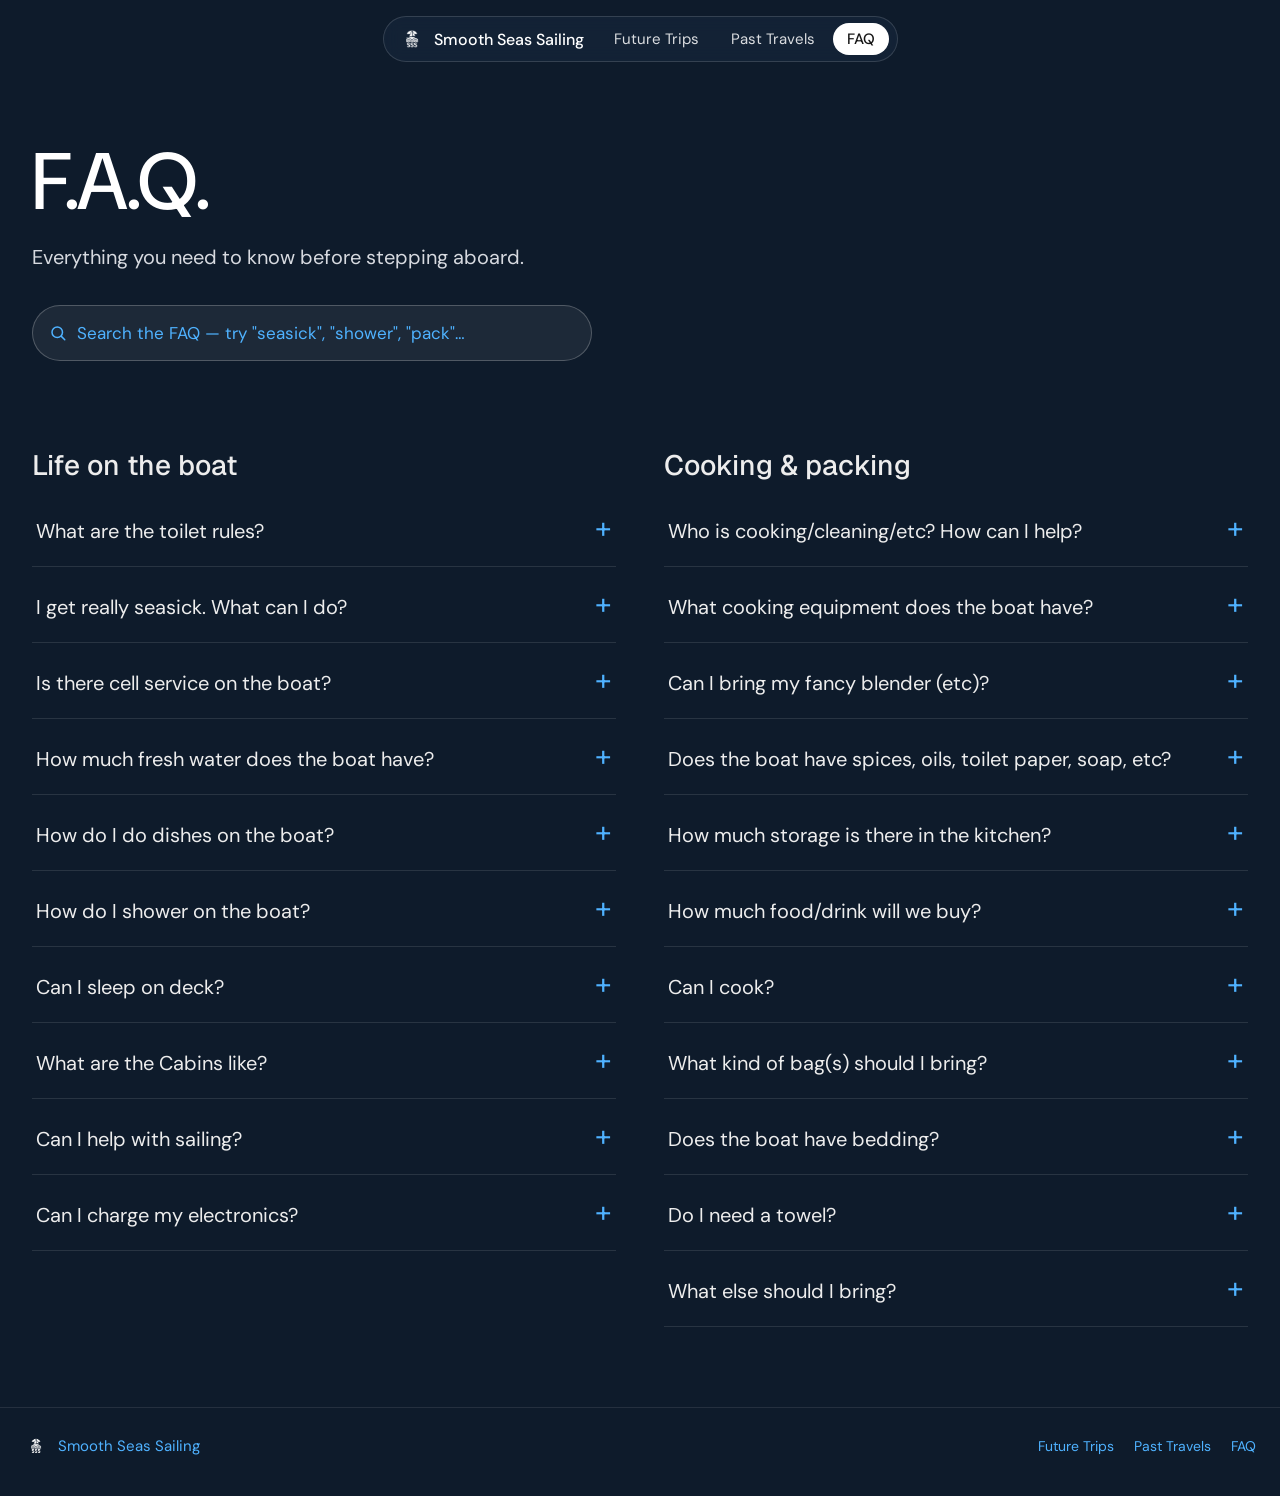
<file: faq.html>
<!DOCTYPE html>
<html lang="en">
<head>
<meta charset="utf-8">
<meta name="viewport" content="width=device-width, initial-scale=1">
<title>FAQ — Smooth Seas Sailing</title>
<meta name="description" content="Everything you need to know before stepping aboard: life on the boat, cooking, and packing.">
<meta property="og:title" content="FAQ — Smooth Seas Sailing">
<meta property="og:description" content="Everything you need to know before stepping aboard: life on the boat, cooking, and packing.">
<meta property="og:image" content="assets/img/home-hero.jpg">
<meta property="og:type" content="website">
<link rel="icon" type="image/png" href="favicon.png">
<link rel="preconnect" href="https://fonts.googleapis.com">
<link rel="preconnect" href="https://fonts.gstatic.com" crossorigin>
<link href="https://fonts.googleapis.com/css2?family=DM+Sans:wght@400;500&family=Geist:wght@400;500;600&display=swap" rel="stylesheet">
<link rel="stylesheet" href="assets/css/style.css?v=4">
</head>
<body>
<div class="nav-wrap">
<nav class="nav">
<a class="nav-brand" href="index.html"><img src="assets/img/logo-white.png" alt="Smooth Seas Sailing logo"><span>Smooth Seas Sailing</span></a>
<a class="nav-link" href="future-trips.html">Future Trips</a>
<a class="nav-link" href="past-travels.html">Past Travels</a>
<a class="nav-link active" href="faq.html">FAQ</a>
</nav>
</div>

<div class="container page-hero">
<h1 class="page-title">F.A.Q.</h1>
<p class="page-intro" style="max-width:560px;margin-top:20px">Everything you need to know before stepping aboard.</p>
<div class="faq-search">
<svg viewBox="0 0 24 24" fill="none" stroke="currentColor" stroke-width="2" stroke-linecap="round" aria-hidden="true"><circle cx="11" cy="11" r="7"></circle><line x1="21" y1="21" x2="16.5" y2="16.5"></line></svg>
<input type="search" id="faq-search" placeholder="Search the FAQ &mdash; try &quot;seasick&quot;, &quot;shower&quot;, &quot;pack&quot;&hellip;" autocomplete="off" aria-label="Search the FAQ">
<button type="button" class="faq-search-clear" id="faq-search-clear" aria-label="Clear search" hidden>&times;</button>
</div>
<p class="faq-search-count" id="faq-search-count" role="status"></p>
</div>
<div class="container" style="margin-top:56px">
<div class="faq-grid">
<div class="faq-col reveal">
<h2>Life on the boat</h2>
<div class="accordion"><details><summary>What are the toilet rules?</summary><div class="accordion-body"><p>1. Do not flush anything in the toilet besides human waste. No toilet paper, nothing.</p><p>2. Clogging toilets results in a fine from the charter company. If you put toilet paper in there, you must fish it out.</p><p>3. All toilet paper goes into zip-lock bags and is put into a trash can in the bathroom. This eliminates the smell.</p><p>4. Always leave toilet with a little water in it to eliminate odors. Too much water will result in it sloshing around the bathroom as we move though.</p></div></details>
<details><summary>I get really seasick. What can I do?</summary><div class="accordion-body"><p>Take Bonine before you get on the boat. Keep dosing yourself with this through the trip as needed.</p><p>Eat ginger candy.</p><p>Stay on the deck and look at the horizon while the boat is moving.</p><p>Ask the Captain/co-captain if you can steer the boat for a while.</p></div></details>
<details><summary>Is there cell service on the boat?</summary><div class="accordion-body"><p>There is no phone service on the boat most of the time. While we are moving signal is very rare. The only time we will have service is while anchored/docked/moored near actual cities. Download music/books/videos and be sure to let your friends/family know not to panic if you don't respond right away.</p></div></details>
<details><summary>How much fresh water does the boat have?</summary><div class="accordion-body"><p>The boat will have fresh water used for showering, washing hands, dishes, cooking. It's a limited resource, when it is gone, it is gone. Larger catamarans may have water makers on board, but they operate slowly and only while engine is running. Never let the faucet run freely. Ask Experienced crew if you have questions.</p></div></details>
<details><summary>How do I do dishes on the boat?</summary><div class="accordion-body"><p>To start, head to the back of the boat and rinse plates/etc in the ocean. Next place a large bowl in the sink to collect the fresh water as you clean dishes. Use this water to clean as needed. Turn the faucet on only when you need it - keep it off otherwise. In general, the cleaning will be lighter/less thorough than you may be used to at home.</p></div></details>
<details><summary>How do I shower on the boat?</summary><div class="accordion-body"><p>The boat will have one or more heated showers in the bathrooms. Water is limited. Take short “military” showers. Wet your body, turn shower off, lather soap, then turn the shower on. Repeat as needed. Try to conserve the water - depending on crew water usage, the captain may allow long showers towards the end of the trip.</p></div></details>
<details><summary>Can I sleep on deck?</summary><div class="accordion-body"><p>It gets pretty cold out on the deck overnight, and as nice as it sounds, I would not recommend it.</p></div></details>
<details><summary>What are the Cabins like?</summary><div class="accordion-body"><p>It really depends on the size of the boat. The 2 person cabins will all have some standing room and usually a closet for storage. Most of the space is taken up by the bed. The single person cabins are pods that you drop into from a hatch on deck. Laying room only and very limited space for a bag. Check the boat photos for what our trip's boat will look like.</p></div></details>
<details><summary>Can I help with sailing?</summary><div class="accordion-body"><p>Yes! If you feel comfortable, you can help with mooring, anchoring, docking, and working the sails.</p></div></details>
<details><summary>Can I charge my electronics?</summary><div class="accordion-body"><p>Yes, there will be power outlets that you can charge your electronics from. You should still bring an extra portable charger in case something happens to the electricity on the ship. Don't leave electronics charging unattended while the boat is not running, as that will drain the boat's battery.</p></div></details></div>
</div>
<div class="faq-col reveal">
<h2>Cooking &amp; packing</h2>
<div class="accordion"><details><summary>Who is cooking/cleaning/etc? How can I help?</summary><div class="accordion-body"><p>You/We are! There are lots of jobs on the boat, be they drink maker, D.J., Dish Washer, Cook, Cleaner, anchor master, find a role that you are comfortable helping out with. We're one big floating family.</p></div></details>
<details><summary>What cooking equipment does the boat have?</summary><div class="accordion-body"><p>The ship has an indoor galley (kitchen) equipped with a fridge, freezer compartment, a gas stove, a sink, dishes, flatware, pots and pans, and kitchen utensils. Depending on the boat, it may also have a propane/charcoal grill out on deck.</p></div></details>
<details><summary>Can I bring my fancy blender (etc)?</summary><div class="accordion-body"><p>AC-cooking tools such as blenders, pressure cookers, indoor grills, etc. generally will not work at sea.</p></div></details>
<details><summary>Does the boat have spices, oils, toilet paper, soap, etc?</summary><div class="accordion-body"><p>No! The boat comes clean and empty. We will need to bring all of our own things.</p></div></details>
<details><summary>How much storage is there in the kitchen?</summary><div class="accordion-body"><p>Storage is limited, we need to coordinate major groceries and drink purchases.</p></div></details>
<details><summary>How much food/drink will we buy?</summary><div class="accordion-body"><p>We will buy enough food for the trip with extra food to spare. Everyone can enjoy things as they wish. Refer to the trip's Food/Drink purchasing spreadsheet.</p></div></details>
<details><summary>Can I cook?</summary><div class="accordion-body"><p>Absolutely! There is a meal schedule on the food spreadsheet where you can sign up for cooking.</p><p>Do not use the stove burner without getting a tutorial from an experienced sailor first though.</p></div></details>
<details><summary>What kind of bag(s) should I bring?</summary><div class="accordion-body"><p>Pack light. Bring a soft bag (so it can collapse and fold for easier storage in your stateroom). In general stick to airplane policies of one large bag and a personal backpack per person.</p></div></details>
<details><summary>Does the boat have bedding?</summary><div class="accordion-body"><p>For Channel Islands trips, no. Bring your own sleeping bag and/or sheet, thick blanket, pillows.</p><p>For International trips with Dreamyacht charter, yes. Sheets are provided, but you'll still want to bring your own pillow.</p></div></details>
<details><summary>Do I need a towel?</summary><div class="accordion-body"><p>Yes! We'll be on the water. Odds are you will get wet. No Towels provided on the ship.</p></div></details>
<details><summary>What else should I bring?</summary><div class="accordion-body"><p>books, downloaded music, games that can be destroyed or lost, cards, Go Pro Camera, camping lights, ocean toys, portable chargers, water bottle, clothes you can get wet</p></div></details></div>
</div>
</div>
</div>

<footer>
<div class="footer-brand"><img src="assets/img/logo-white.png" alt=""><span>Smooth Seas Sailing</span></div>
<div class="footer-links"><a href="future-trips.html">Future Trips</a><a href="past-travels.html">Past Travels</a><a href="faq.html">FAQ</a></div>
</footer>
<script src="assets/js/main.js?v=4"></script>
</body>
</html>
</file>
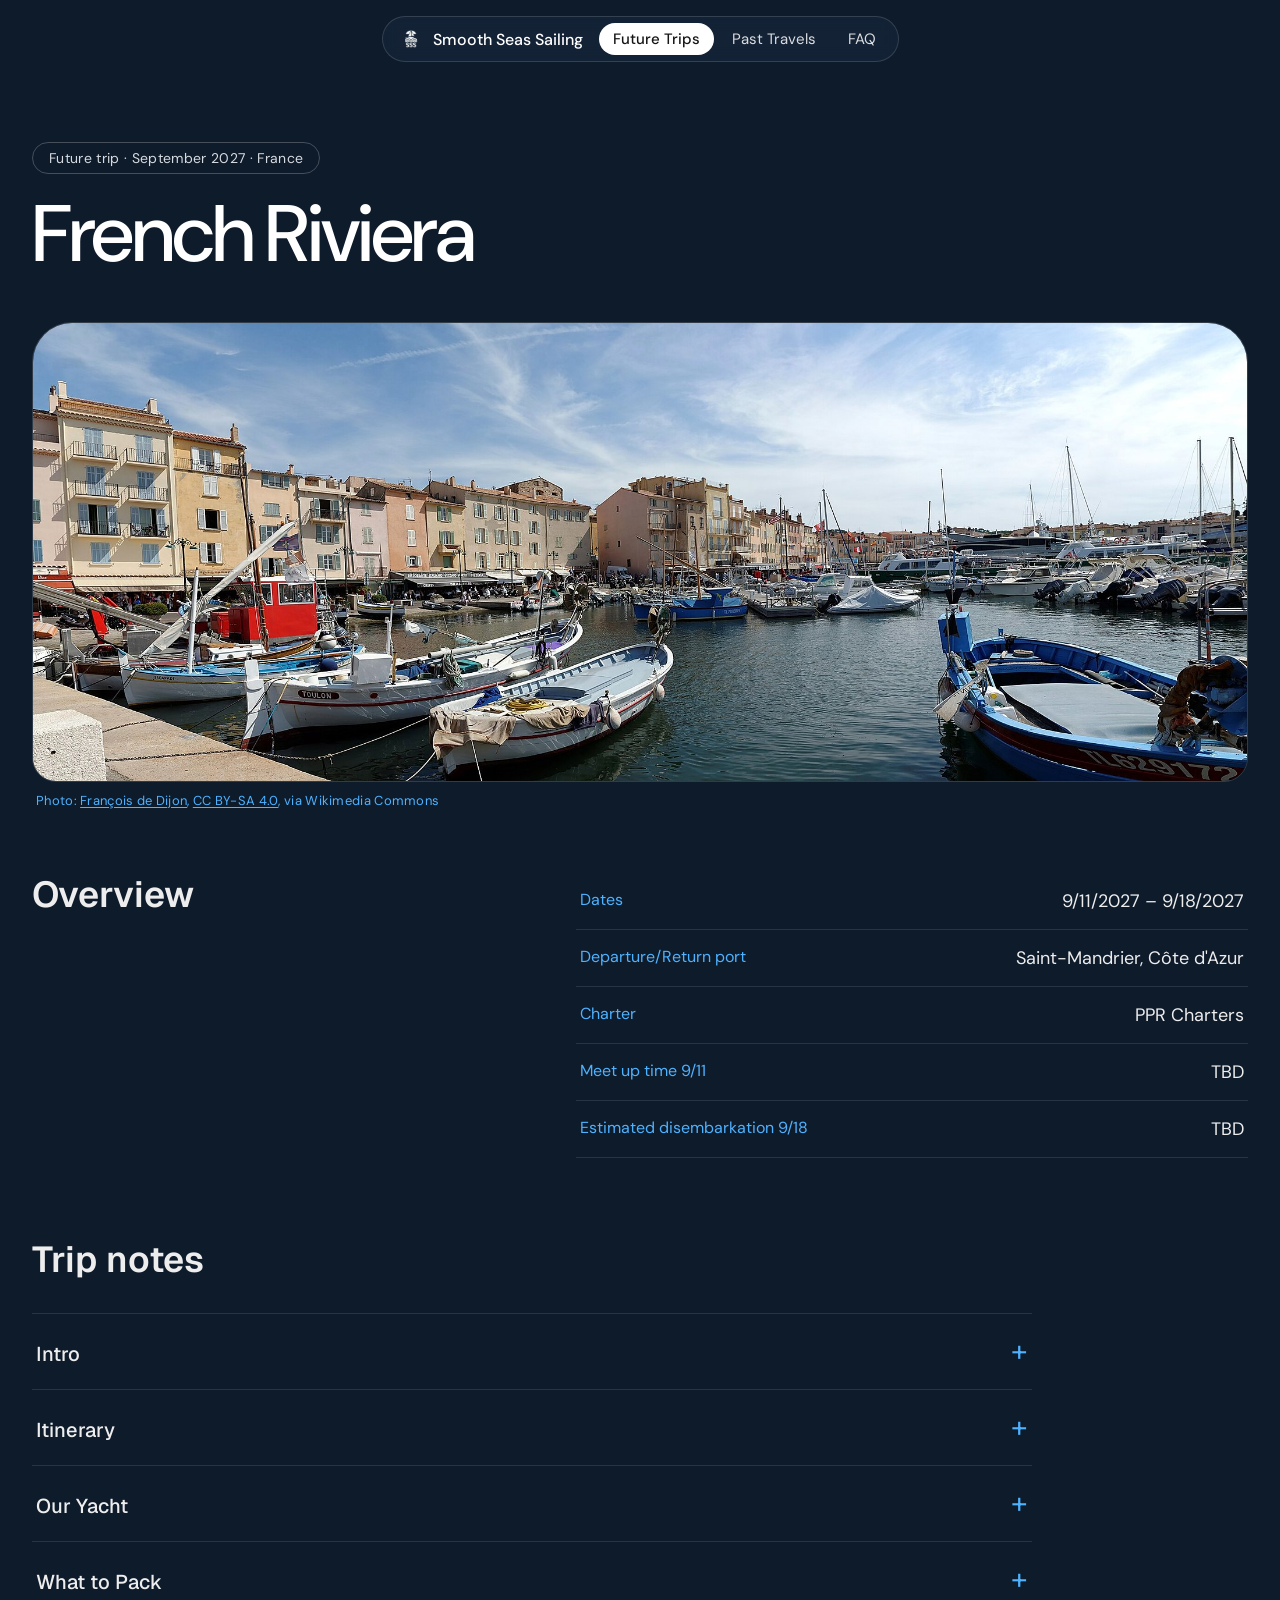
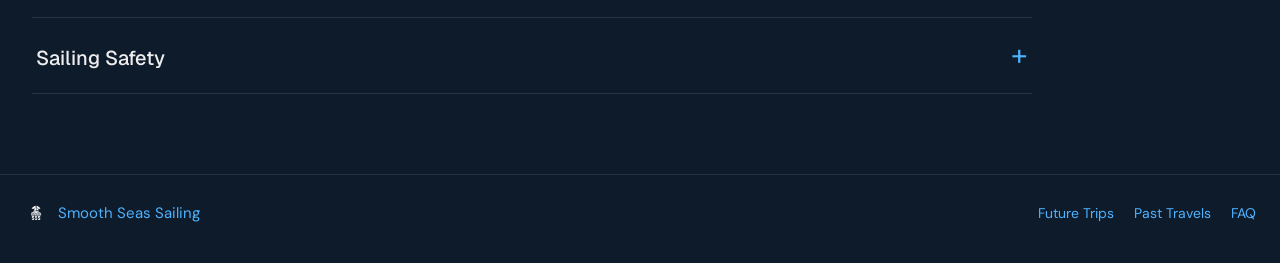
<file: french-riviera.html>
<!DOCTYPE html>
<html lang="en">
<head>
<meta charset="utf-8">
<meta name="viewport" content="width=device-width, initial-scale=1">
<title>French Riviera — Smooth Seas Sailing</title>
<meta name="description" content="A week on the Côte d'Azur aboard a 42' catamaran out of Saint-Mandrier — September 11–18, 2027.">
<meta property="og:title" content="French Riviera — Smooth Seas Sailing">
<meta property="og:description" content="A week on the Côte d'Azur aboard a 42' catamaran out of Saint-Mandrier — September 11–18, 2027.">
<meta property="og:image" content="assets/img/riviera-hero.jpg">
<meta property="og:type" content="website">
<link rel="icon" type="image/png" href="favicon.png">
<link rel="preconnect" href="https://fonts.googleapis.com">
<link rel="preconnect" href="https://fonts.gstatic.com" crossorigin>
<link href="https://fonts.googleapis.com/css2?family=DM+Sans:wght@400;500&family=Geist:wght@400;500;600&display=swap" rel="stylesheet">
<link rel="stylesheet" href="assets/css/style.css?v=4">
</head>
<body>
<div class="nav-wrap">
<nav class="nav">
<a class="nav-brand" href="index.html"><img src="assets/img/logo-white.png" alt="Smooth Seas Sailing logo"><span>Smooth Seas Sailing</span></a>
<a class="nav-link active" href="future-trips.html">Future Trips</a>
<a class="nav-link" href="past-travels.html">Past Travels</a>
<a class="nav-link" href="faq.html">FAQ</a>
</nav>
</div>

<div class="container page-hero">
<span class="badge">Future trip &middot; September 2027 &middot; France</span>
<h1 class="page-title">French Riviera</h1>
</div>
<div class="container trip-hero-wrap">
<img class="trip-hero" src="assets/img/riviera-hero.jpg" alt="Wooden boats along the old port of Saint-Tropez" style="height:460px">
<p class="photo-credit">Photo: <a href="https://commons.wikimedia.org/wiki/File:Saint-Tropez_Le_port_03.jpg" target="_blank" rel="noopener">Fran&ccedil;ois de Dijon</a>, <a href="https://creativecommons.org/licenses/by-sa/4.0/" target="_blank" rel="noopener">CC BY-SA 4.0</a>, via Wikimedia Commons</p>
</div>
<div class="container section-tight">
<div class="split">
<h2 class="section-title">Overview</h2>
<dl class="fact-list" style="margin:0">
<div class="fact-row"><dt>Dates</dt><dd>9/11/2027 &ndash; 9/18/2027</dd></div>
<div class="fact-row"><dt>Departure/Return port</dt><dd>Saint-Mandrier, C&ocirc;te d'Azur</dd></div>
<div class="fact-row"><dt>Charter</dt><dd>PPR Charters</dd></div>
<div class="fact-row"><dt>Meet up time 9/11</dt><dd>TBD</dd></div>
<div class="fact-row"><dt>Estimated disembarkation 9/18</dt><dd>TBD</dd></div>
</dl>
</div>
</div>
<div class="container section reveal">
<h2 class="section-title" style="margin-bottom:32px">Trip notes</h2>
<div class="accordion notes"><details><summary><span class="head">Intro</span></summary><div class="accordion-body"><p>Next September we're taking the crew to the C&ocirc;te d'Azur. We'll be chartering a 42' catamaran out of Saint-Mandrier, near Toulon, for a week of Mediterranean sailing &mdash; seaside towns, great food, anchorages in the national parks, and some scuba diving along the way. We're weighing two route options: heading east toward Saint-Tropez, or west toward Marseille and the calanques. Either way, expect a mix of lively port towns and quiet nights on the hook.</p></div></details><details><summary><span class="head">Itinerary</span></summary><div class="accordion-body"><p>The route is still being finalized &mdash; we're deciding between an eastern loop toward Saint-Tropez and a western loop toward Marseille. The full day-by-day itinerary with distances and sailing times will be posted here once it's locked in.</p></div></details><details><summary><span class="head">Our Yacht</span></summary><div class="accordion-body"><p>We're chartering a 42-foot catamaran through PPR Charters out of Saint-Mandrier. Photos and the cabin layout will be posted here once the boat is confirmed.</p></div></details><details><summary><span class="head">What to Pack</span></summary><div class="accordion-body"><p>The full packing list will be posted here closer to the trip. The usual rules apply: soft luggage only, swim and snorkel gear, a jacket for evenings on the water, and reef-safe everything. The <a href="faq.html">FAQ</a> covers the rest.</p></div></details><details><summary><span class="head">Sailing Safety</span></summary><div class="accordion-body"><p>The trip will be a blast and we aren't expecting to have any major issues arise. Those of you who have already joined us on one of our sailing adventures know what to expect. Those of you who are new, please take the time to go over the links below:</p><ul><li><a href="faq.html">FAQ Page</a></li><li><a href="https://www.youtube.com/watch?v=g38Eaj-K3bM" target="_blank" rel="noopener">How to Use a Sea Toilet</a> - you'll be shocked how many people are intimidated by the toilet!</li><li><a href="https://www.youtube.com/watch?v=uI2bUPQ9kXQ" target="_blank" rel="noopener">Sailing Knots</a> - Don't stress memorizing these. Main ones to look at are Cleat Hitch and Round turn and 2 half hitches if you're interested</li></ul></div></details></div>
</div>

<footer>
<div class="footer-brand"><img src="assets/img/logo-white.png" alt=""><span>Smooth Seas Sailing</span></div>
<div class="footer-links"><a href="future-trips.html">Future Trips</a><a href="past-travels.html">Past Travels</a><a href="faq.html">FAQ</a></div>
</footer>
<script src="assets/js/main.js?v=4"></script>
</body>
</html>
</file>
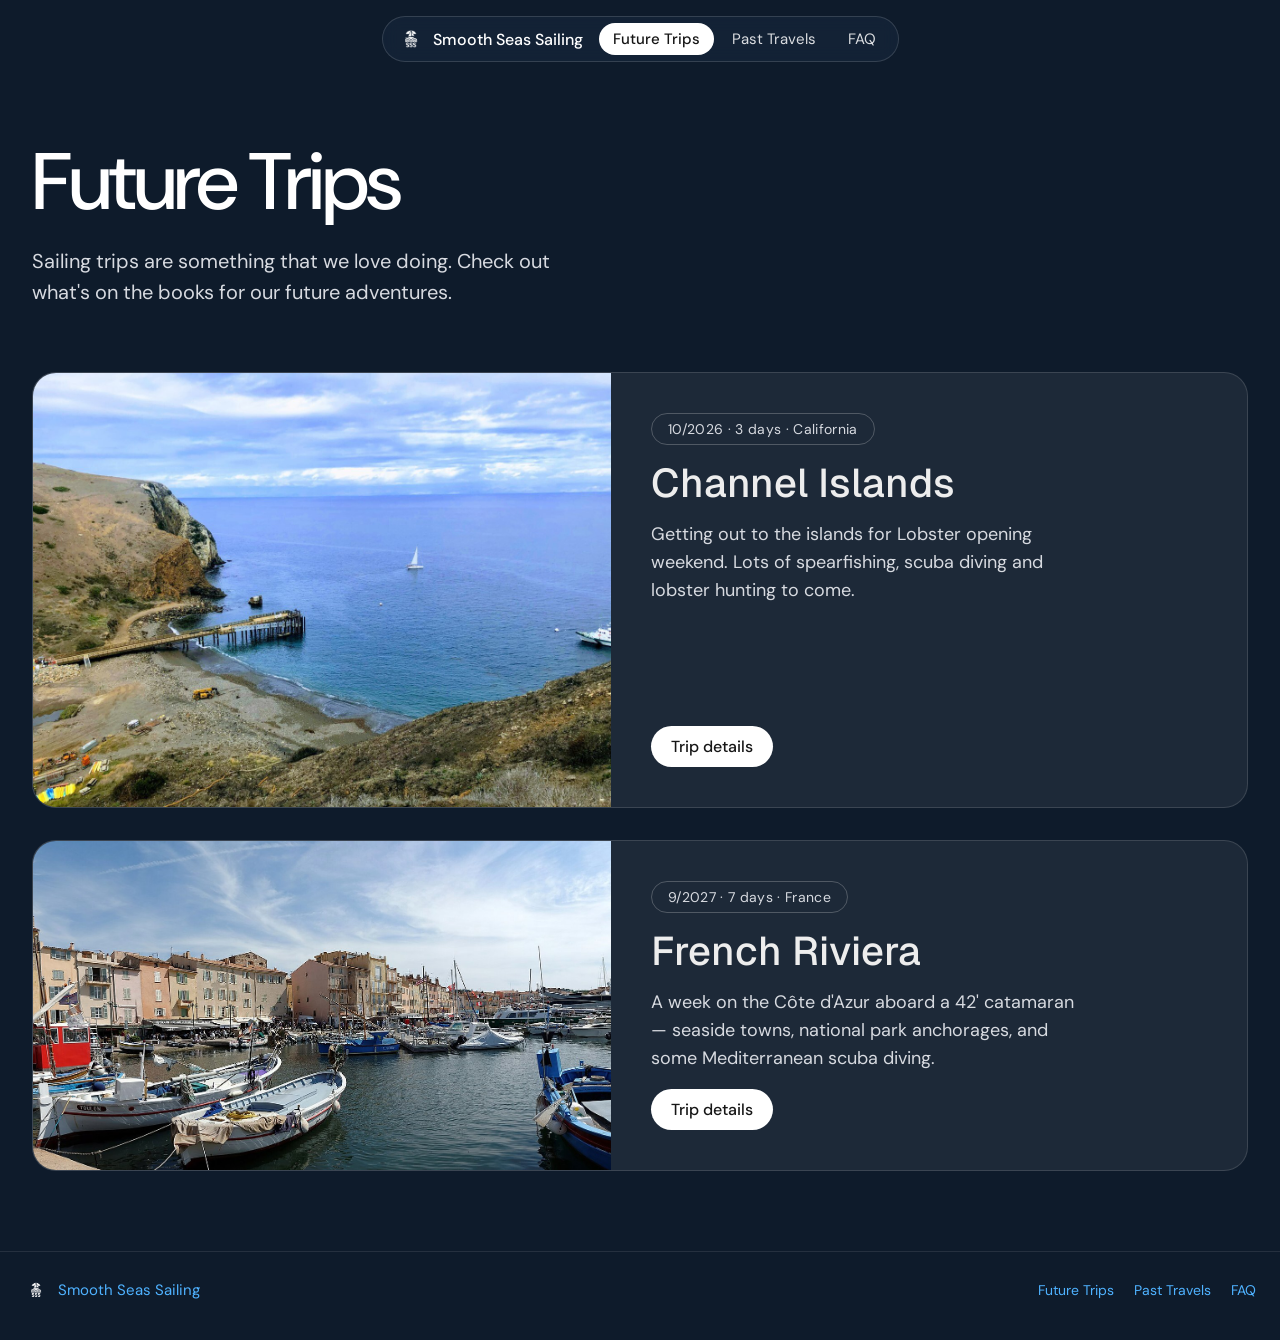
<file: future-trips.html>
<!DOCTYPE html>
<html lang="en">
<head>
<meta charset="utf-8">
<meta name="viewport" content="width=device-width, initial-scale=1">
<title>Future Trips — Smooth Seas Sailing</title>
<meta name="description" content="What's on the books for our future sailing adventures — the Channel Islands in October 2026 and the French Riviera in September 2027.">
<meta property="og:title" content="Future Trips — Smooth Seas Sailing">
<meta property="og:description" content="What's on the books for our future sailing adventures — the Channel Islands in October 2026 and the French Riviera in September 2027.">
<meta property="og:image" content="assets/img/channel-hero.jpg">
<meta property="og:type" content="website">
<link rel="icon" type="image/png" href="favicon.png">
<link rel="preconnect" href="https://fonts.googleapis.com">
<link rel="preconnect" href="https://fonts.gstatic.com" crossorigin>
<link href="https://fonts.googleapis.com/css2?family=DM+Sans:wght@400;500&family=Geist:wght@400;500;600&display=swap" rel="stylesheet">
<link rel="stylesheet" href="assets/css/style.css?v=4">
</head>
<body>
<div class="nav-wrap">
<nav class="nav">
<a class="nav-brand" href="index.html"><img src="assets/img/logo-white.png" alt="Smooth Seas Sailing logo"><span>Smooth Seas Sailing</span></a>
<a class="nav-link active" href="future-trips.html">Future Trips</a>
<a class="nav-link" href="past-travels.html">Past Travels</a>
<a class="nav-link" href="faq.html">FAQ</a>
</nav>
</div>

<div class="container page-hero">
<h1 class="page-title">Future Trips</h1>
<p class="page-intro" style="max-width:560px">Sailing trips are something that we love doing. Check out what's on the books for our future adventures.</p>
</div>
<div class="container section-tight">
<div class="card-stack">
<a class="trip-card reveal" href="channel-islands.html">
<img src="assets/img/ci-hero.jpg" alt="Scorpion Anchorage, Santa Cruz Island, with a sailboat at anchor">
<div class="trip-card-body">
<span class="badge">10/2026 &middot; 3 days &middot; California</span>
<h2>Channel Islands</h2>
<p style="max-width:440px">Getting out to the islands for Lobster opening weekend. Lots of spearfishing, scuba diving and lobster hunting to come.</p>
<span class="btn">Trip details</span>
</div>
</a>
<a class="trip-card reveal" href="french-riviera.html">
<img src="assets/img/riviera-hero.jpg" alt="Wooden boats along the old port of Saint-Tropez">
<div class="trip-card-body">
<span class="badge">9/2027 &middot; 7 days &middot; France</span>
<h2>French Riviera</h2>
<p style="max-width:440px">A week on the C&ocirc;te d'Azur aboard a 42' catamaran &mdash; seaside towns, national park anchorages, and some Mediterranean scuba diving.</p>
<span class="btn">Trip details</span>
</div>
</a>
</div>
</div>

<footer>
<div class="footer-brand"><img src="assets/img/logo-white.png" alt=""><span>Smooth Seas Sailing</span></div>
<div class="footer-links"><a href="future-trips.html">Future Trips</a><a href="past-travels.html">Past Travels</a><a href="faq.html">FAQ</a></div>
</footer>
<script src="assets/js/main.js?v=4"></script>
</body>
</html>
</file>
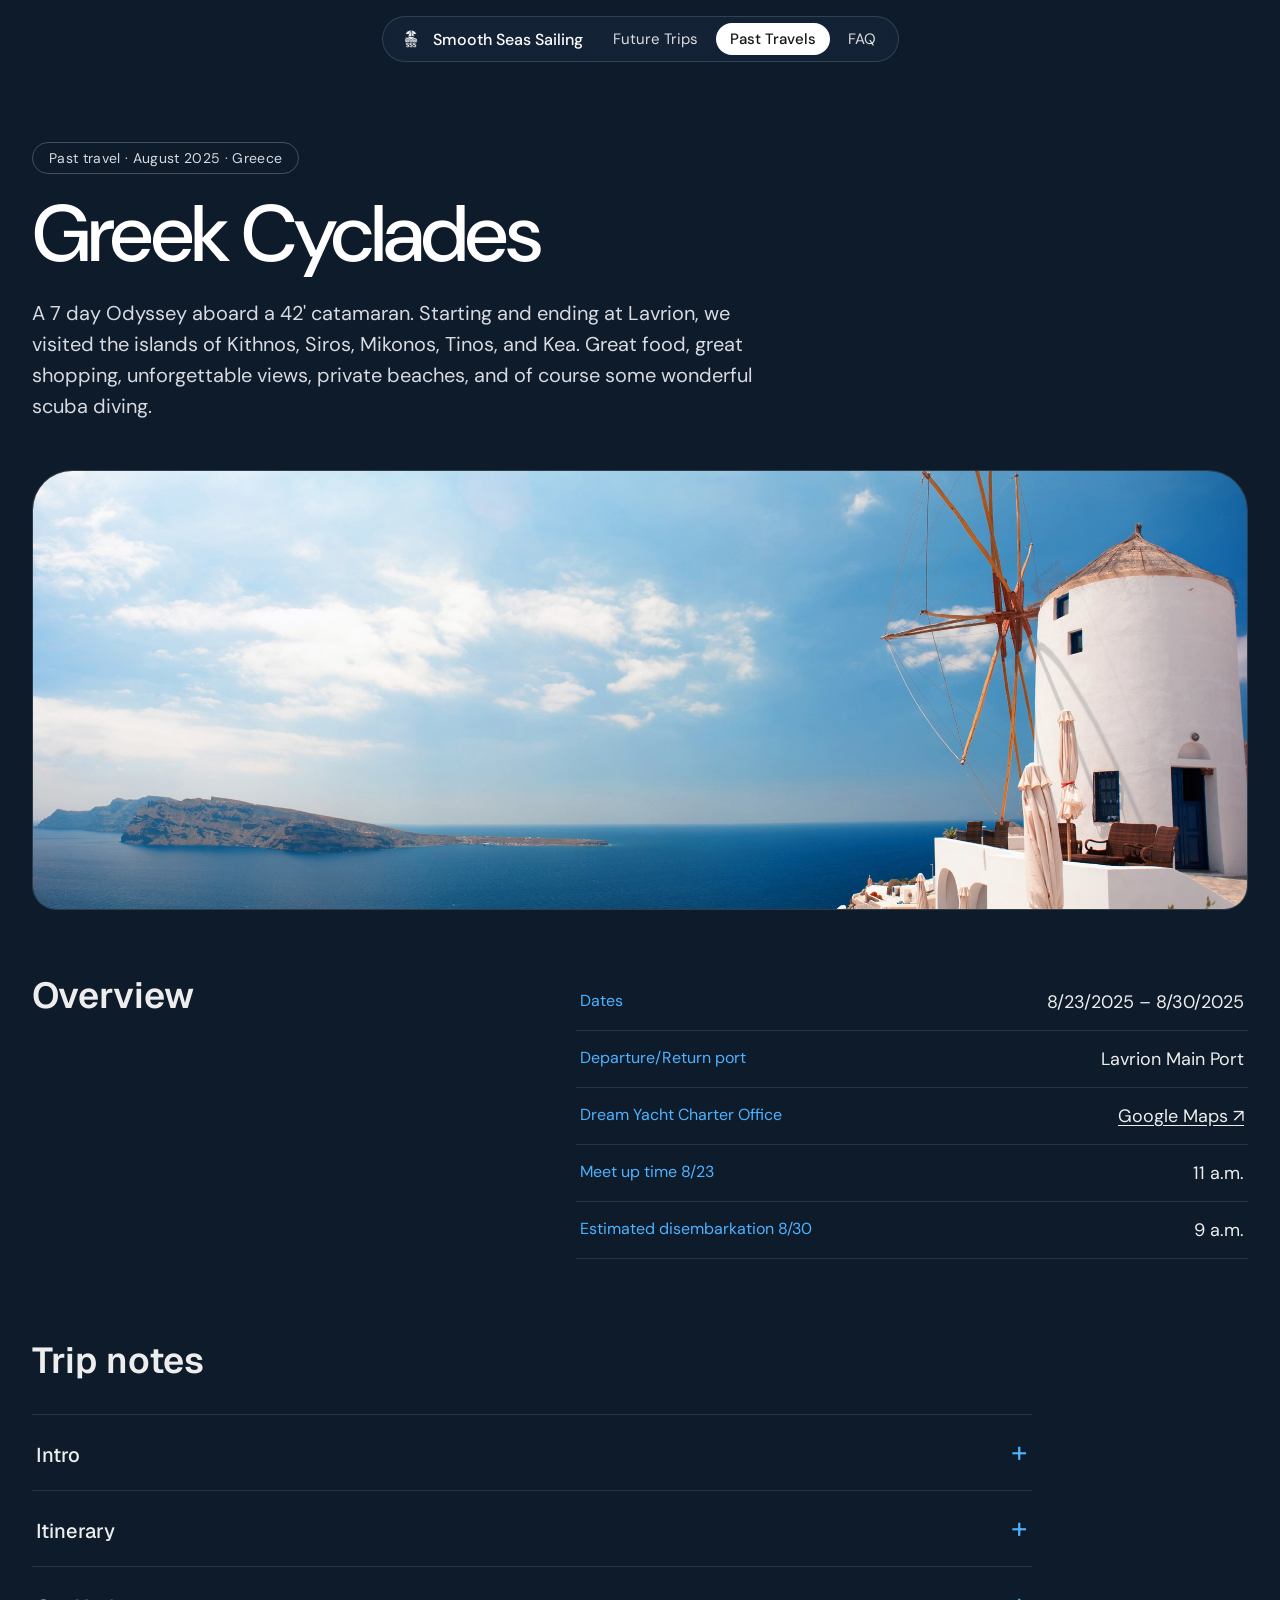
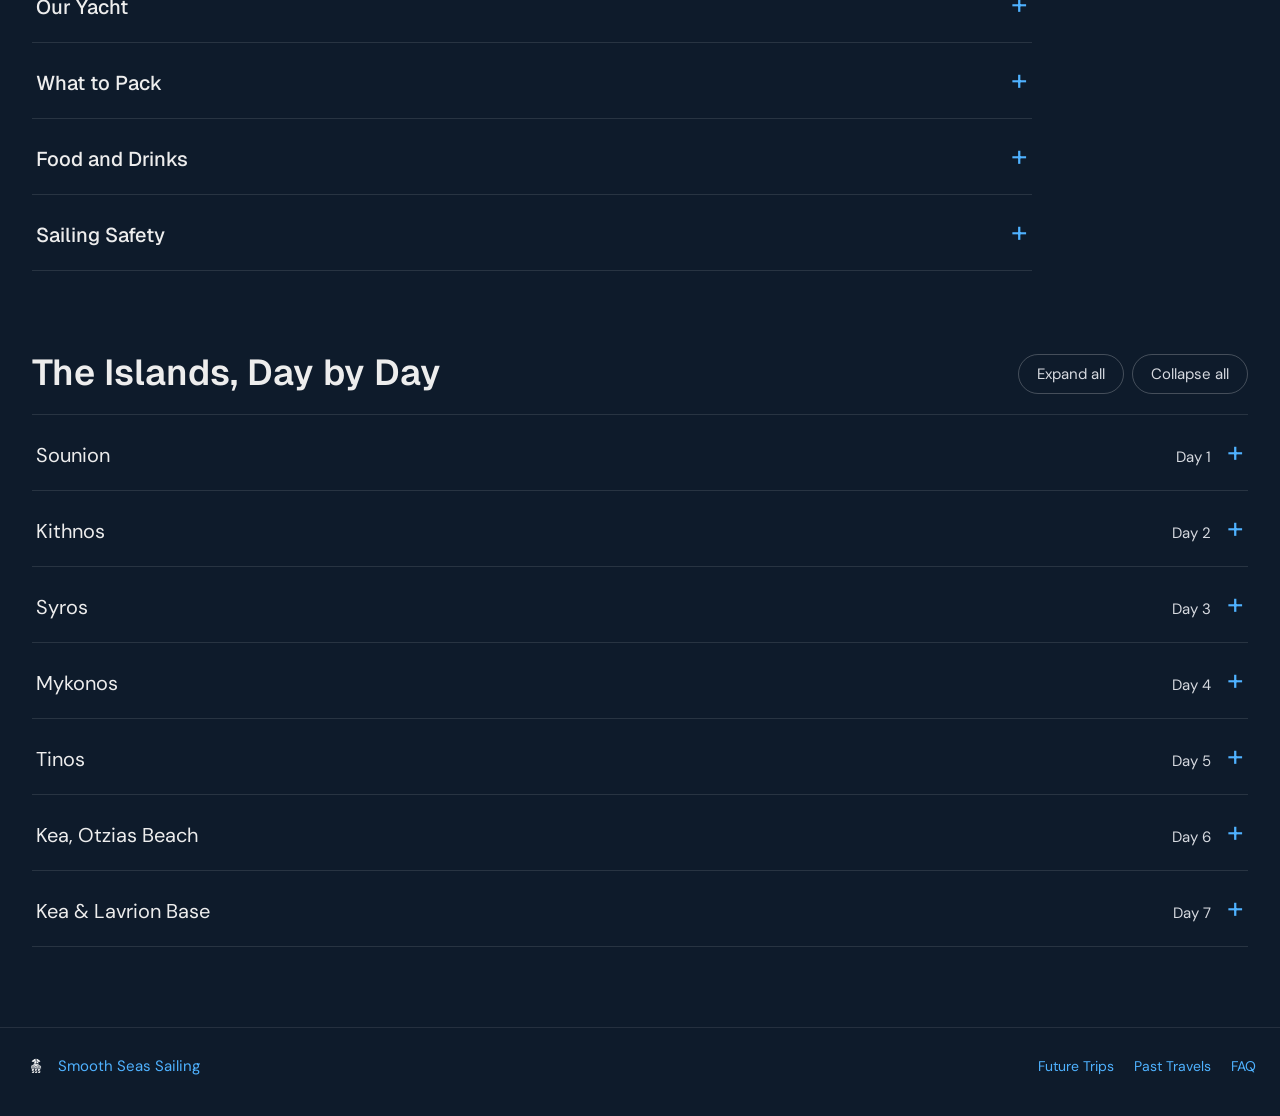
<file: greek-cyclades.html>
<!DOCTYPE html>
<html lang="en">
<head>
<meta charset="utf-8">
<meta name="viewport" content="width=device-width, initial-scale=1">
<title>Greek Cyclades — Smooth Seas Sailing</title>
<meta name="description" content="A 7 day Odyssey aboard a 42' catamaran through the Greek Cyclades: Sounion, Kithnos, Syros, Mykonos, Tinos, and Kea.">
<meta property="og:title" content="Greek Cyclades — Smooth Seas Sailing">
<meta property="og:description" content="A 7 day Odyssey aboard a 42' catamaran through the Greek Cyclades: Sounion, Kithnos, Syros, Mykonos, Tinos, and Kea.">
<meta property="og:image" content="assets/img/greek-hero.jpg">
<meta property="og:type" content="website">
<link rel="icon" type="image/png" href="favicon.png">
<link rel="preconnect" href="https://fonts.googleapis.com">
<link rel="preconnect" href="https://fonts.gstatic.com" crossorigin>
<link href="https://fonts.googleapis.com/css2?family=DM+Sans:wght@400;500&family=Geist:wght@400;500;600&display=swap" rel="stylesheet">
<link rel="stylesheet" href="assets/css/style.css?v=4">
</head>
<body>
<div class="nav-wrap">
<nav class="nav">
<a class="nav-brand" href="index.html"><img src="assets/img/logo-white.png" alt="Smooth Seas Sailing logo"><span>Smooth Seas Sailing</span></a>
<a class="nav-link" href="future-trips.html">Future Trips</a>
<a class="nav-link active" href="past-travels.html">Past Travels</a>
<a class="nav-link" href="faq.html">FAQ</a>
</nav>
</div>

<div class="container page-hero">
<span class="badge">Past travel &middot; August 2025 &middot; Greece</span>
<h1 class="page-title">Greek Cyclades</h1>
<p class="page-intro">A 7 day Odyssey aboard a 42' catamaran. Starting and ending at Lavrion, we visited the islands of Kithnos, Siros, Mikonos, Tinos, and Kea. Great food, great shopping, unforgettable views, private beaches, and of course some wonderful scuba diving.</p>
</div>
<div class="container trip-hero-wrap">
<img class="trip-hero" src="assets/img/greek-hero.jpg" alt="Mykonos, Greece">
</div>
<div class="container section-tight">
<div class="split">
<h2 class="section-title">Overview</h2>
<dl class="fact-list" style="margin:0">
<div class="fact-row"><dt>Dates</dt><dd>8/23/2025 &ndash; 8/30/2025</dd></div>
<div class="fact-row"><dt>Departure/Return port</dt><dd>Lavrion Main Port</dd></div>
<div class="fact-row"><dt>Dream Yacht Charter Office</dt><dd><a href="https://www.google.com/maps/place/Lavrion+Charters+-+Dream+Yacht+Worldwide/@37.7124077,24.0572638,17.9z" target="_blank" rel="noopener">Google Maps &nearr;</a></dd></div>
<div class="fact-row"><dt>Meet up time 8/23</dt><dd>11 a.m.</dd></div>
<div class="fact-row"><dt>Estimated disembarkation 8/30</dt><dd>9 a.m.</dd></div>
</dl>
</div>
</div>
<div class="container section reveal">
<h2 class="section-title" style="margin-bottom:32px">Trip notes</h2>
<div class="accordion notes"><details><summary><span class="head">Intro</span></summary><div class="accordion-body"><p>The Cyclades are a stunning archipelago in the heart of the Aegean Sea, celebrated for their iconic whitewashed architecture, crystal-clear waters, and rich cultural heritage. These islands were once the cradle of the Cycladic civilization, known for its elegant marble figurines and seafaring prowess. On our sailing journey, we'll visit the dramatic Temple of Poseidon at Cape Sounion, explore the neoclassical charm of Syros, the wild beaches and traditional villages of Kythnos, the cosmopolitan buzz of Mykonos, the artistic soul of Tinos, and the rugged beauty of Kea. Each island offers its own rhythm, inviting you to slow down, soak in the scenery, and savor the essence of Greek island life.</p></div></details><details><summary><span class="head">Itinerary</span></summary><div class="accordion-body"><p><strong>8/23 Saturday Day 1</strong> - board the ship at 12pm and sail south to Sounion. Distance: 4 NM. Sailing Time: 1 Hr.</p><p><strong>8/24 Sunday Day 2</strong> - Sounion to Kithnos. Distance: 25.3 NM. Sailing Time: 3:10 Hrs.</p><p><strong>8/25 Monday Day 3</strong> - Kithnos to Empoupoli (Syros Island). Distance: 36.9NM. Sailing Time: 4:37 Hrs.</p><p><strong>8/26 Tuesday Day 4</strong> - Empoupoli to Mykonos. Distance: 18.4 NM. Sailing Time: 2:18 Hrs.</p><p><strong>8/27 Wednesday Day 5</strong> - Mykonos to Tinos. Distance: 10NM. Sailing Time: 1:15Hrs.</p><p><strong>8/28 Thursday Day 6</strong> - Tinos to Kea beach Otzias. Distance: 39.9NM. Sailing Time: 5:00Hrs.</p><p><strong>8/29 Friday Day 7</strong> - Kea beach to Kea downtown. Distance: 3.6NM. Sailing Time: 28 min. Kea Downtown to Lavrion Base: Distance: 15.1NM. Sailing Time: 1:53Hrs.</p><figure class="content-figure wide"><img src="assets/img/greek-route.jpg" alt="Map of the sailing route through the Cyclades" loading="lazy"><figcaption>Our sailing route through the Cyclades</figcaption></figure></div></details><details><summary><span class="head">Our Yacht</span></summary><div class="accordion-body"><p>We chartered a Bali 4.2 Catamaran. It's 42 feet long. It comes with 4 cabins all with their own bathrooms. It has an additional porthole cabin that we can use for storage and an extra bathroom on the front. Dream Yacht doesn't have great photos/details of this ship on their website but you can see what they have below:</p><div class="gallery"><img src="assets/img/greek-yacht-1.jpg" alt="Bali 4.2 catamaran under sail" loading="lazy"><img src="assets/img/greek-yacht-2.jpg" alt="Bali 4.2 catamaran layout diagram" loading="lazy"></div></div></details><details><summary><span class="head">What to Pack</span></summary><div class="accordion-body"><p>We'll be out at sea, so it's a good time to practice minimalism. Not too much storage in the cabins. The Charter company provides life jackets, bed sheets, blankets, and pillows. Everything else, we'll need to bring. Here is a list of the essentials to get you started:</p><ul><li>Soft-luggage only (the hard suitcases are hard to squeeze on a boat). If you have a carry on hard case bag you use for airplanes, you can use that too if you're ok with it standing up in your cabin and having to climb over it.</li><li>Medications (bonine for seasickness, works much better than dramamine and doesn't leave you drowsy); can buy on <a href="https://www.amazon.com/Bonine-Sickness-Chewable-Tablets-Raspberry/dp/B000YA8NYQ" target="_blank" rel="noopener">Amazon</a></li><li>Swimming gear - towels, suits, reef safe sunscreen, sunglasses, snorkel, fins, mask, booties. Greek beaches are more rocky than the sand beaches you are used to. You can get some cheap booties on <a href="https://www.amazon.com/YALOX-Barefoot-Quick-Dry-Swimming-Exercise/dp/B07MYWD2RM" target="_blank" rel="noopener">Amazon</a>.</li><li>Bio soap, bio hair shampoo. We will be in some marine protected areas.</li><li>A jacket for night time. We'll be on the water and the sea breeze does tend to make things chillier than usual.</li><li>Clothes to wear for whatever excursions you're planning on doing. There are a lot of options for things to do at each port. You can look around the city/town, go explore ruins, hang out on a beach, or go on a scuba diving expedition. Pack as you see fit for your activity level. We'll also be eating at a lot of restaurants, so bring some cute Greek clothes for that.</li><li>Portable Chargers. We will have electricity on the boat. But it's good to have a backup battery pack in case of emergency loss of power.</li><li>Sailing Shoes or sneakers with light soles to avoid dark streaks on deck</li><li>Optional dry bag to keep your electronics dry and secure</li></ul></div></details><details><summary><span class="head">Food and Drinks</span></summary><div class="accordion-body"><p>Most (if not all) of our meals are going to be on land. Our grocery shopping will be at a minimum. Mostly we will want to load up on any snacks, light breakfast items, and drinks. All costs are split by the group so whoever buys groceries, please put the total into Splitwise. We will have some time to do grocery shopping in Lavrion while the captain/co-captain are doing the boat check out. We can also grab more food/drinks at each destination.</p></div></details><details><summary><span class="head">Sailing Safety</span></summary><div class="accordion-body"><p>The trip will be a blast and we aren't expecting to have any major issues arise. Those of you who have already joined us on one of our sailing adventures know what to expect. Those of you who are new, please take the time to go over the links below:</p><ul><li><a href="faq.html">FAQ Page</a></li><li><a href="https://www.youtube.com/watch?v=g38Eaj-K3bM" target="_blank" rel="noopener">How to Use a Sea Toilet</a> - you'll be shocked how many people are intimidated by the toilet!</li><li><a href="https://www.youtube.com/watch?v=uI2bUPQ9kXQ" target="_blank" rel="noopener">Sailing Knots</a> - Don't stress memorizing these. Main ones to look at are Cleat Hitch and Round turn and 2 half hitches if you're interested</li></ul></div></details></div>
</div>
<div class="container section reveal">
<div class="day-header">
<h2 class="section-title">The Islands, Day by Day</h2>
<div class="day-controls"><button class="pill-btn" data-expand-all="#gc-days">Expand all</button><button class="pill-btn" data-collapse-all="#gc-days">Collapse all</button></div>
</div>
<div class="accordion" id="gc-days"><details><summary><span>Sounion</span><span class="day-tag">Day 1</span></summary><div class="accordion-body"><p>The start of our journey. We will make our way from Athens to Lavrion in the morning. We need to be in Lavrion for boat check out at 11 a.m. Once we have the boat ready, we will make our short voyage down to Sounion to see the <a href="https://maps.app.goo.gl/2EpgezeXsxt8nbAH8" target="_blank" rel="noopener">Temple of Poseidon</a>. We will anchor near the site by a beach. For those interested in exploring the ruins, we will take the dinghy and make the hike up to the Temple. Whoever doesn't want to go, can stay on the boat and enjoy a beach day. After we're done in the area, we will make our way to the nearby pier, where we will dock for the night.</p><figure class="content-figure"><img src="assets/img/greek-day1-anchor.jpg" alt="Anchoring area near the Temple of Poseidon" loading="lazy"><figcaption>Anchoring area for the Temple of Poseidon</figcaption></figure><figure class="content-figure"><img src="assets/img/greek-day1-overnight.jpg" alt="Overnight docking area at Sounion" loading="lazy"><figcaption>Overnight area for <a href="https://maps.app.goo.gl/5NHSMKUqYnn2sRUf6" target="_blank" rel="noopener">Sounion</a></figcaption></figure></div></details><details><summary><span>Kithnos</span><span class="day-tag">Day 2</span></summary><div class="accordion-body"><p>We have a 3 hour 10 minute sail to our next island today. Ideally, would like to start moving around 7 a.m. to get to our destination in the morning. We have some options to choose from. We can decide to go to Kolona Beach and anchor there for morning swim/food. When we're done swimming, we can raise anchor and sail into the main port of Merihas. Here are some ideas for things to do in Kithnos:</p><ul><li><strong>Kolona Beach</strong> - This double-sided sandbar beach is one of the most iconic in the Cyclades. You can swim on either side of the strip, with turquoise waters and a wild, untouched vibe.</li><li><strong>Σπήλαιο Καταφύκι – Katafiki Cave</strong> - Located in Dryopida, this cave blends natural wonder with history. It's been used as a shelter, mine, and even a place of worship. The stalactites and underground chambers are mesmerizing - this cave looks pretty cool. Kind of a drive away from Merihas port.</li><li><strong>Oria Castle</strong> - Perched on a hilltop, this medieval ruin offers panoramic views and a peek into Kythnos' defensive past. It's a great spot for a sunset hike and some quiet reflection.</li><li><strong>Archaeological Site at Vryokastro</strong> - Explore the remains of ancient Kythnos, including temples, homes, and public buildings. It's a fascinating walk through time, especially if you're into ancient Greek urban planning</li></ul><figure class="content-figure"><img src="assets/img/greek-day2.jpg" alt="Sailing route from Sounion to Kithnos" loading="lazy"><figcaption>Day 2 route — Sounion to Kithnos</figcaption></figure></div></details><details><summary><span>Syros</span><span class="day-tag">Day 3</span></summary><div class="accordion-body"><p>We have our second longest sailing day today. 4 hours and 37 minutes. Ideally we get up and start sailing around 6. Everyone can continue to sleep while the boat is underway. Ermoupoli is a pretty large, industrial city. We should have some good restaurant options here. Along with some cool museums to check out. Since it's an industrial city, there are no good beaches here, but on the way, we could stop by Didimi Island for a morning swim. It is an uninhabited island, so we would need to have morning snacks ready. It does have a sandy beach though. Here are some top things to do at Ermoupoli:</p><ul><li><strong>Industrial Museum of Ermoupolis</strong> - Dive into Syros' industrial past with exhibits on shipbuilding, printing, and textile production. It's housed in restored factories and offers a fascinating look at the island's economic history.</li><li><strong>Archaeological Museum of Syros</strong> - Located in the heart of Ermoupoli, this museum showcases artifacts from the Cycladic civilization, including pottery, tools, and burial items. A compact but rich stop for history lovers</li><li><strong>National Resistance Monument</strong> - A quiet but powerful tribute to those who fought during WWII. It's open 24/7 and makes for a reflective pause amid your explorations.</li><li><strong>Gria Cave</strong> - This natural wonder near Ermoupoli is steeped in legend and offers a cool escape with dramatic rock formations. Great for a short hike and some mythic storytelling. This could be a cool alternative to stopping by Didimi Island. There's a beach and an anchorage here as well so we could do some swimming along with checking out the cave. Would also save us a little sailing time than going to Didimi.</li></ul><figure class="content-figure"><img src="assets/img/greek-day3.jpg" alt="Sailing route from Kithnos to Syros" loading="lazy"><figcaption>Day 3 route — Kithnos to Ermoupoli, Syros</figcaption></figure></div></details><details><summary><span>Mykonos</span><span class="day-tag">Day 4</span></summary><div class="accordion-body"><p>A shorter sailing day today, only 2 and a half hours. Mykonos gets very busy, so we will still probably want to get an earlyish start to the day. Mykonos is the biggest stop for tourists that we'll be visiting. I'm hoping to get an anchorage at Mykonos Old Port, but if it's too packed, we might have to pivot. The island itself is a destination—famous for its nightlife, whitewashed architecture, and beach clubs. Whether you're strolling through Chora or lounging at Psarou Beach, the vibe is electric.</p><ul><li><strong>Windmills of Mykonos</strong> - These iconic 16th-century windmills perched above the sea are a photographer's dream. They're open 24/7 and offer stunning views, especially at sunset</li><li><strong>Archaeological Museum of Mykonos</strong> - A compact but rich museum showcasing ancient urns, funerary art, and figurines from prehistory to the Hellenistic period. It opens at 9 AM and is perfect for a cultural detour</li><li><strong>Armenistis Lighthouse</strong> - Set atop a steep hill, this historic lighthouse offers panoramic views of the Aegean and neighboring islands. It's a peaceful spot for reflection or a breezy hike</li><li><strong>Mykonos Old Port</strong> - A charming harbor area with tavernas, shops, and a laid-back vibe. It opens at 8 AM on Mondays and is a great place to start your day or unwind in the evening</li></ul></div></details><details><summary><span>Tinos</span><span class="day-tag">Day 5</span></summary><div class="accordion-body"><p>Today we have a big choice to make. We could hang out at Mykonos longer and enjoy the city. Maybe do a scuba diving tour with the local shop. Or we could sail over to Delos island, a UNESCO World Heritage Site, filled with ruins to explore. Our sail time to Tinos is only an hour and a half, so we could get there before sunset to check out some restaurants and get us a little closer for our big day 6 sailing day. There isn't as much to do on Tinos as Mykonos or Delos, but if people want to go spend more time there, that could be an option also.</p><figure class="content-figure"><img src="assets/img/greek-day5.jpg" alt="Sailing route from Mykonos to Tinos" loading="lazy"><figcaption>Day 5 route — Mykonos to Tinos</figcaption></figure></div></details><details><summary><span>Kea, Otzias Beach</span><span class="day-tag">Day 6</span></summary><div class="accordion-body"><p>Our biggest sailing day of the trip. We have just over 5 hours to get to our next island of Kea. After the hustle and bustle of the previous 2 days around Mykonos, this will be a day of relaxation. We can rest up on the long passage and, when we get to our destination, there will be more relaxing on the books. Otzias beach looks like a great spot to anchor and enjoy a relaxing beach day. There are plenty of restaurants and a dock we can dinghy to. Great day to unwind.</p><figure class="content-figure"><img src="assets/img/greek-day6.jpg" alt="Sailing route from Tinos to Kea" loading="lazy"><figcaption>Day 6 route — Tinos to Otzias Beach, Kea</figcaption></figure></div></details><details><summary><span>Kea &amp; Lavrion Base</span><span class="day-tag">Day 7</span></summary><div class="accordion-body"><p>Our final day at sea! We have some options today as well. We'll need to be back at Lavrion Base before they close at 6pm, but we have the rest of the day to enjoy. Kea has some good scuba diving options, so this will be the best day to hop on a morning scuba diving tour. We can enjoy a morning swim at Otzias beach, then do the 30 min sail over to the main port. Check out the town there. Find another beach. Lots of options. Will need to start heading back to Lavrion around 3:30 pm. When we get back to Lavrion, they'll help us dock the boat. We can have dinner there and enjoy the last night of sleeping on the boat. Come next morning, we'll be leaving the ship.</p><figure class="content-figure"><img src="assets/img/greek-day7.jpg" alt="Sailing route from Kea back to Lavrion" loading="lazy"><figcaption>Day 7 route — Kea to Lavrion Base</figcaption></figure></div></details></div>
</div>

<footer>
<div class="footer-brand"><img src="assets/img/logo-white.png" alt=""><span>Smooth Seas Sailing</span></div>
<div class="footer-links"><a href="future-trips.html">Future Trips</a><a href="past-travels.html">Past Travels</a><a href="faq.html">FAQ</a></div>
</footer>
<script src="assets/js/main.js?v=4"></script>
</body>
</html>
</file>
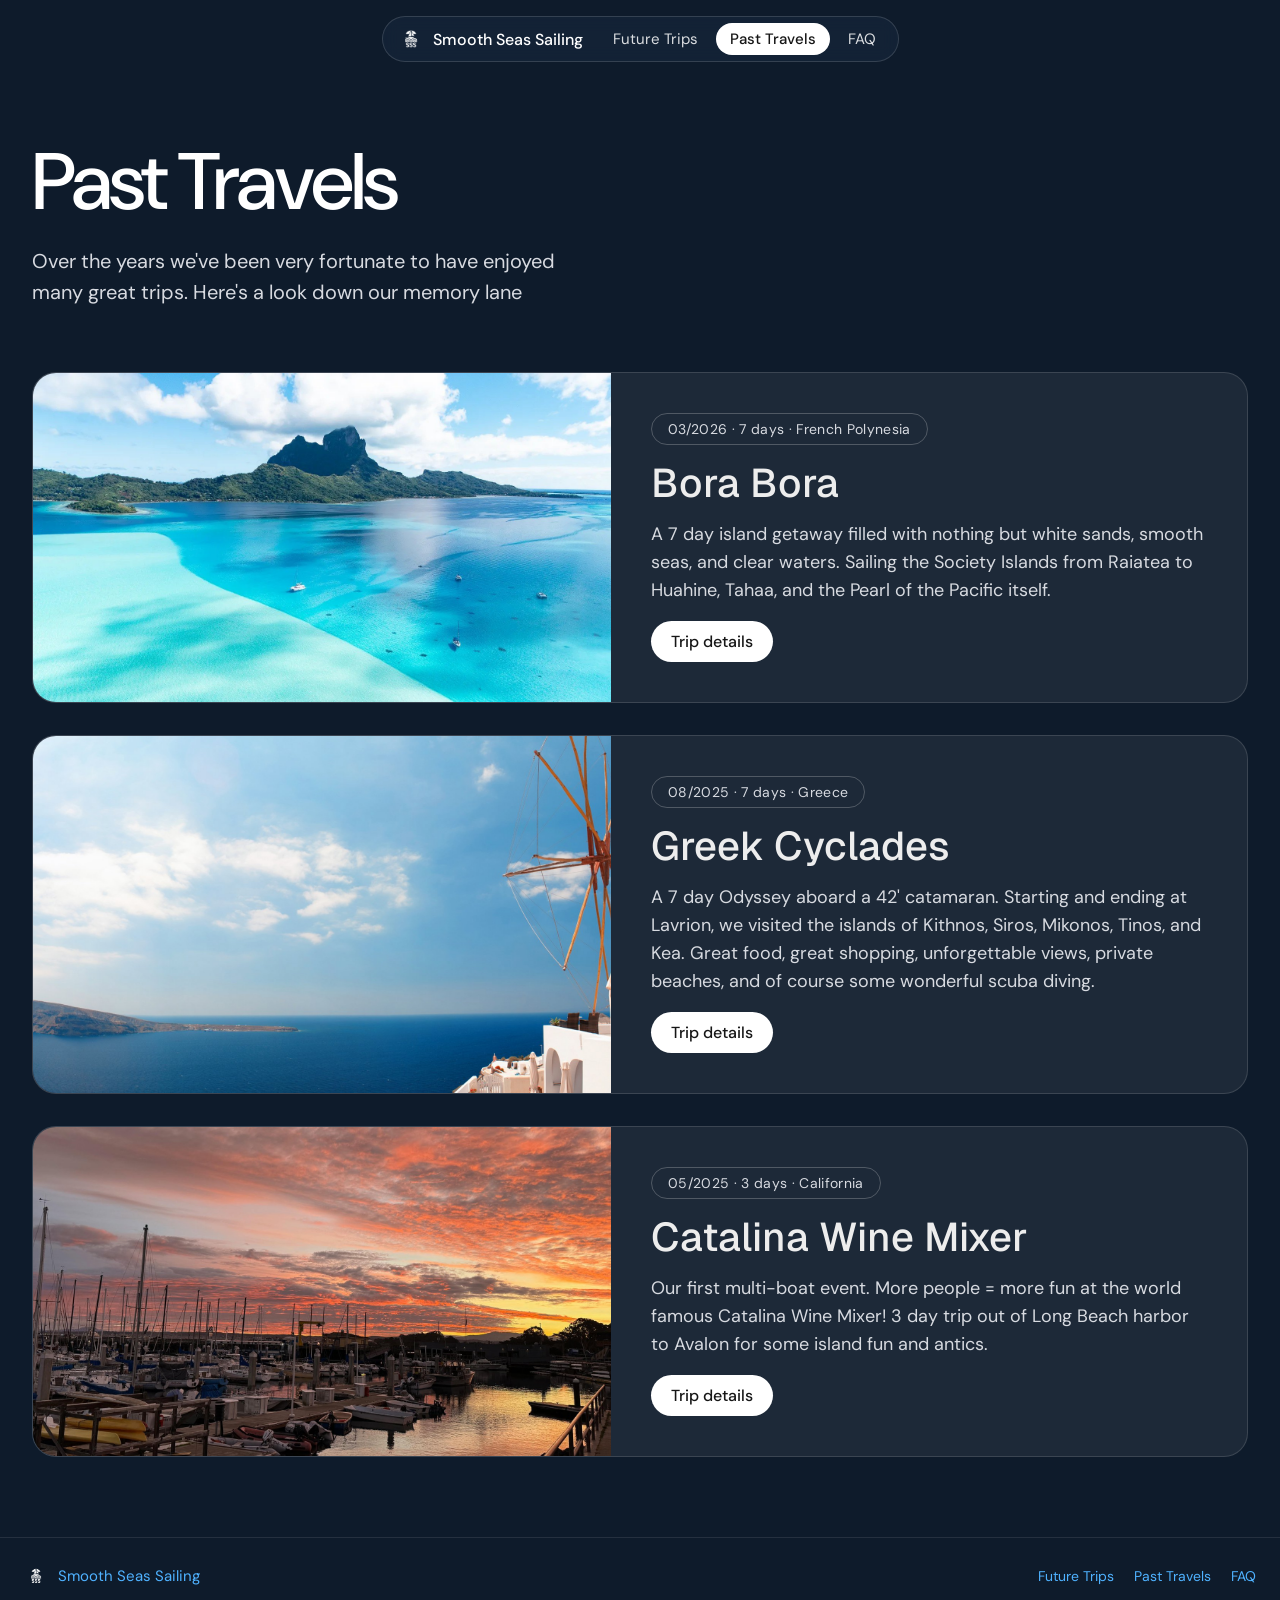
<file: past-travels.html>
<!DOCTYPE html>
<html lang="en">
<head>
<meta charset="utf-8">
<meta name="viewport" content="width=device-width, initial-scale=1">
<title>Past Travels — Smooth Seas Sailing</title>
<meta name="description" content="A look down our memory lane: Bora Bora, the Greek Cyclades, the Catalina Wine Mixer, the Channel Islands, and more.">
<meta property="og:title" content="Past Travels — Smooth Seas Sailing">
<meta property="og:description" content="A look down our memory lane: the Greek Cyclades, the Catalina Wine Mixer, the Channel Islands, and more.">
<meta property="og:image" content="assets/img/greek-hero.jpg">
<meta property="og:type" content="website">
<link rel="icon" type="image/png" href="favicon.png">
<link rel="preconnect" href="https://fonts.googleapis.com">
<link rel="preconnect" href="https://fonts.gstatic.com" crossorigin>
<link href="https://fonts.googleapis.com/css2?family=DM+Sans:wght@400;500&family=Geist:wght@400;500;600&display=swap" rel="stylesheet">
<link rel="stylesheet" href="assets/css/style.css?v=4">
</head>
<body>
<div class="nav-wrap">
<nav class="nav">
<a class="nav-brand" href="index.html"><img src="assets/img/logo-white.png" alt="Smooth Seas Sailing logo"><span>Smooth Seas Sailing</span></a>
<a class="nav-link" href="future-trips.html">Future Trips</a>
<a class="nav-link active" href="past-travels.html">Past Travels</a>
<a class="nav-link" href="faq.html">FAQ</a>
</nav>
</div>

<div class="container page-hero">
<h1 class="page-title">Past Travels</h1>
<p class="page-intro" style="max-width:560px">Over the years we've been very fortunate to have enjoyed many great trips. Here's a look down our memory lane</p>
</div>
<div class="container section-tight">
<div class="card-stack">
<a class="trip-card reveal" href="bora-bora.html">
<img src="assets/img/bora-hero.jpg" alt="Bora Bora lagoon and Mount Otemanu">
<div class="trip-card-body">
<span class="badge">03/2026 &middot; 7 days &middot; French Polynesia</span>
<h2>Bora Bora</h2>
<p>A 7 day island getaway filled with nothing but white sands, smooth seas, and clear waters. Sailing the Society Islands from Raiatea to Huahine, Tahaa, and the Pearl of the Pacific itself.</p>
<span class="btn">Trip details</span>
</div>
</a>
<a class="trip-card reveal" href="greek-cyclades.html">
<img src="assets/img/greek-hero.jpg" alt="Mykonos, Greece">
<div class="trip-card-body">
<span class="badge">08/2025 &middot; 7 days &middot; Greece</span>
<h2>Greek Cyclades</h2>
<p>A 7 day Odyssey aboard a 42' catamaran. Starting and ending at Lavrion, we visited the islands of Kithnos, Siros, Mikonos, Tinos, and Kea. Great food, great shopping, unforgettable views, private beaches, and of course some wonderful scuba diving.</p>
<span class="btn">Trip details</span>
</div>
</a>
<a class="trip-card reveal" href="catalina-wine-mixer.html">
<img src="assets/img/catalina-card.jpg" alt="Catalina Island, Avalon Harbor">
<div class="trip-card-body">
<span class="badge">05/2025 &middot; 3 days &middot; California</span>
<h2>Catalina Wine Mixer</h2>
<p>Our first multi-boat event. More people = more fun at the world famous Catalina Wine Mixer! 3 day trip out of Long Beach harbor to Avalon for some island fun and antics.</p>
<span class="btn">Trip details</span>
</div>
</a>
</div>
</div>

<footer>
<div class="footer-brand"><img src="assets/img/logo-white.png" alt=""><span>Smooth Seas Sailing</span></div>
<div class="footer-links"><a href="future-trips.html">Future Trips</a><a href="past-travels.html">Past Travels</a><a href="faq.html">FAQ</a></div>
</footer>
<script src="assets/js/main.js?v=4"></script>
</body>
</html>
</file>
<file: assets/css/style.css>
/* ==========================================================================
   Smooth Seas Sailing — site styles
   Design tokens from the design handoff (deep ocean navy theme)
   ========================================================================== */

:root {
  --bg: #0e1b2b;
  --nav-bg: rgba(20, 36, 56, 0.85);
  --card-bg: rgba(212, 212, 212, 0.08);
  --border-card: rgba(229, 229, 229, 0.14);
  --border-row: rgba(229, 229, 229, 0.12);
  --border-frame: rgba(229, 229, 229, 0.16);
  --border-badge: rgba(229, 229, 229, 0.25);
  --text: #ededed;
  --text-2: #d7dae0;
  --text-muted: #4fb2ff;
  --accent: #4fb2ff;
  --btn-bg: #ffffff;
  --btn-text: #161616;
  --font-body: 'DM Sans', -apple-system, BlinkMacSystemFont, 'Segoe UI', sans-serif;
  --font-head: 'Geist', 'DM Sans', -apple-system, sans-serif;
}

* { box-sizing: border-box; }

html { scroll-behavior: smooth; }

html { -webkit-text-size-adjust: 100%; }

body {
  margin: 0;
  background: var(--bg);
  font-family: var(--font-body);
  color: var(--text);
  min-height: 100vh;
  -webkit-font-smoothing: antialiased;
}

a { color: var(--text); }
a:hover { color: #ffffff; }
::selection { background: rgba(107, 98, 242, 0.4); }

img { max-width: 100%; }

.container {
  max-width: 1400px;
  margin: 0 auto;
  padding: 0 32px;
}

/* --------------------------------------------------------------------------
   Nav — sticky floating pill
   -------------------------------------------------------------------------- */
.nav-wrap {
  position: sticky;
  top: 16px;
  z-index: 50;
  display: flex;
  justify-content: center;
  padding: 0 24px;
}

.nav {
  display: flex;
  align-items: center;
  gap: 4px;
  background: var(--nav-bg);
  -webkit-backdrop-filter: blur(8px);
  backdrop-filter: blur(8px);
  border: 1px solid var(--border-frame);
  border-radius: 9999px;
  padding: 6px 8px;
  max-width: 100%;
}

.nav-brand {
  display: flex;
  align-items: center;
  gap: 8px;
  text-decoration: none;
  padding: 4px 12px 4px 6px;
  white-space: nowrap;
}

.nav-brand img { width: 28px; height: 24px; object-fit: contain; }

.nav-brand span {
  font-size: 16px;
  font-weight: 500;
  color: #ffffff;
}

.nav-link {
  font-size: 15px;
  color: rgba(255, 255, 255, 0.85);
  text-decoration: none;
  padding: 6px 14px;
  border-radius: 9999px;
  white-space: nowrap;
  transition: background 0.15s ease, color 0.15s ease;
}

.nav-link:hover { background: rgba(212, 212, 212, 0.1); }

.nav-link.active {
  font-weight: 500;
  color: #161616;
  background: #ffffff;
}
.nav-link.active:hover { color: #161616; }

/* --------------------------------------------------------------------------
   Buttons & badges
   -------------------------------------------------------------------------- */
.btn {
  display: inline-block;
  background: var(--btn-bg);
  color: var(--btn-text);
  text-decoration: none;
  font-size: 16px;
  font-weight: 500;
  padding: 10px 20px;
  border-radius: 9999px;
  border: 0;
  cursor: pointer;
  font-family: var(--font-body);
  transition: transform 0.15s ease, box-shadow 0.15s ease;
}
.btn:hover { color: var(--btn-text); transform: translateY(-1px); box-shadow: 0 6px 20px rgba(0,0,0,0.35); }

.btn-outline {
  display: inline-block;
  background: transparent;
  color: rgba(255, 255, 255, 0.9);
  text-decoration: none;
  font-size: 16px;
  padding: 10px 20px;
  border-radius: 9999px;
  border: 1px solid rgba(255, 255, 255, 0.45);
  cursor: pointer;
  font-family: var(--font-body);
  transition: border-color 0.15s ease, color 0.15s ease;
}
.btn-outline:hover { color: #ffffff; border-color: rgba(255, 255, 255, 0.8); }

.pill-btn {
  background: transparent;
  border: 1px solid var(--border-badge);
  border-radius: 9999px;
  padding: 9px 18px;
  font-family: var(--font-body);
  font-size: 15px;
  color: var(--text-2);
  cursor: pointer;
  text-decoration: none;
  transition: border-color 0.15s ease, color 0.15s ease;
}
.pill-btn:hover { color: #ffffff; border-color: rgba(229, 229, 229, 0.5); }

.badge {
  display: inline-flex;
  align-items: center;
  gap: 8px;
  border: 1px solid var(--border-badge);
  border-radius: 9999px;
  padding: 6px 16px;
  font-size: 14px;
  letter-spacing: 0.33px;
  color: var(--text-2);
}

/* --------------------------------------------------------------------------
   Page hero (title block)
   -------------------------------------------------------------------------- */
.page-hero { margin-top: 96px; }

h1.page-title {
  margin: 0;
  font-size: clamp(48px, 8vw, 80px);
  font-weight: 500;
  line-height: 1;
  letter-spacing: -0.035em;
  color: #ffffff;
  text-wrap: balance;
}

.page-hero .badge + h1.page-title { margin-top: 20px; }

.page-intro {
  margin: 24px 0 0;
  max-width: 760px;
  font-size: 20px;
  line-height: 1.55;
  color: var(--text-2);
}

/* --------------------------------------------------------------------------
   Home gradient hero
   -------------------------------------------------------------------------- */
.gradient-hero {
  margin-top: -64px;
  padding: 160px 24px 220px;
  background: linear-gradient(105deg, #c97b4e 0%, #9c6a5f 30%, #4d5a86 68%, #27418f 100%);
  position: relative;
}

.gradient-hero::after {
  content: "";
  position: absolute;
  inset: 0;
  background: linear-gradient(180deg, rgba(14, 27, 43, 0.35) 0%, rgba(14, 27, 43, 0) 30%, rgba(14, 27, 43, 0.65) 100%);
}

.gradient-hero-inner {
  position: relative;
  z-index: 1;
  max-width: 1400px;
  margin: 0 auto;
}

.gradient-hero h1 {
  margin: 0;
  font-size: clamp(48px, 8vw, 80px);
  font-weight: 500;
  line-height: 1;
  letter-spacing: -0.035em;
  color: #ffffff;
  text-wrap: balance;
}

.gradient-hero p {
  margin: 24px 0 0;
  max-width: 600px;
  font-size: 20px;
  line-height: 1.55;
  color: rgba(255, 255, 255, 0.85);
}

.hero-actions { display: flex; gap: 12px; margin-top: 32px; flex-wrap: wrap; }

.hero-photo-wrap {
  max-width: 1400px;
  margin: -140px auto 0;
  padding: 0 24px;
  position: relative;
  z-index: 2;
}

.hero-photo {
  display: block;
  width: 100%;
  height: 520px;
  object-fit: cover;
  border-radius: 40px 40px 24px 24px;
  border: 1px solid var(--border-frame);
}

/* Trip page hero photo */
.trip-hero-wrap { margin-top: 48px; }

.trip-hero {
  display: block;
  width: 100%;
  height: 440px;
  object-fit: cover;
  border-radius: 40px 40px 24px 24px;
  border: 1px solid var(--border-frame);
}

.photo-credit {
  margin: 10px 4px 0;
  font-size: 13px;
  letter-spacing: 0.3px;
  color: var(--text-muted);
}
.photo-credit a { color: var(--text-muted); text-decoration: underline; text-underline-offset: 2px; }
.photo-credit a:hover { color: var(--text-2); }

.photo-band { margin-top: 80px; }

.photo-band img {
  display: block;
  width: 100%;
  height: 380px;
  object-fit: cover;
  border-radius: 24px;
  border: 1px solid var(--border-frame);
}

/* --------------------------------------------------------------------------
   Sections
   -------------------------------------------------------------------------- */
.section { margin-top: 80px; }
.section-tight { margin-top: 64px; }

h2.section-title {
  margin: 0;
  font-family: var(--font-head);
  font-size: 36px;
  font-weight: 600;
  line-height: 1.2;
  color: var(--text);
}

.split {
  display: grid;
  grid-template-columns: 1fr 1.4fr;
  gap: 64px;
}

/* Fact rows (Overview) */
.fact-list { display: flex; flex-direction: column; }

.fact-row {
  display: flex;
  justify-content: space-between;
  gap: 16px;
  padding: 16px 4px;
  border-bottom: 1px solid var(--border-row);
}

.fact-row dt { font-size: 16px; color: var(--text-muted); margin: 0; }
.fact-row dd { font-size: 18px; color: var(--text); margin: 0; text-align: right; }
.fact-row a { text-decoration: underline; text-underline-offset: 3px; }

.overview-copy {
  margin: 0;
  font-size: 20px;
  line-height: 1.65;
  color: var(--text-2);
}

/* --------------------------------------------------------------------------
   Trip cards
   -------------------------------------------------------------------------- */
.trip-card {
  display: grid;
  grid-template-columns: 1fr 1.1fr;
  text-decoration: none;
  background: var(--card-bg);
  border: 1px solid var(--border-card);
  border-radius: 24px;
  overflow: hidden;
  transition: border-color 0.2s ease, transform 0.2s ease;
}

.trip-card:hover { border-color: rgba(229, 229, 229, 0.35); transform: translateY(-2px); }

.trip-card img { width: 100%; height: 100%; min-height: 320px; object-fit: cover; }

.trip-card-body {
  padding: 40px;
  display: flex;
  flex-direction: column;
  align-items: flex-start;
  gap: 16px;
}

.trip-card-body h2, .trip-card-body h3 {
  margin: 0;
  font-family: var(--font-head);
  font-size: 40px;
  font-weight: 500;
  line-height: 1.11;
  color: var(--text);
}

.trip-card-body p {
  margin: 0;
  font-size: 18px;
  line-height: 1.55;
  color: var(--text-2);
  max-width: 560px;
}

.trip-card-body .btn { margin-top: auto; }

.card-stack { display: flex; flex-direction: column; gap: 32px; }

/* Callout card */
.callout {
  background: var(--card-bg);
  border: 1px solid var(--border-card);
  border-radius: 24px;
  padding: 40px;
  display: flex;
  justify-content: space-between;
  align-items: center;
  gap: 24px;
  flex-wrap: wrap;
}

.callout h2 {
  margin: 0;
  font-family: var(--font-head);
  font-size: 28px;
  font-weight: 500;
  color: var(--text);
}

.callout p { margin: 8px 0 0; font-size: 18px; color: var(--text-2); }

/* Simple index rows (Where we've been / Channel Islands) */
.index-list { display: flex; flex-direction: column; }

.index-row {
  display: flex;
  justify-content: space-between;
  align-items: baseline;
  gap: 16px;
  text-decoration: none;
  padding: 20px 4px;
  border-bottom: 1px solid var(--border-row);
  transition: background 0.15s ease;
}

a.index-row:hover { background: rgba(212, 212, 212, 0.05); }

.index-row .name { font-size: 20px; color: var(--text); }
.index-row .name .when { color: var(--text-muted); font-size: 15px; margin-left: 10px; }
.index-row .date { font-size: 16px; color: var(--text-muted); flex-shrink: 0; }

.index-row .num { font-size: 15px; color: var(--text-2); flex-shrink: 0; }
.index-row .num.muted { color: var(--text-muted); }

/* --------------------------------------------------------------------------
   Accordions
   -------------------------------------------------------------------------- */
.accordion {
  display: flex;
  flex-direction: column;
  border-top: 1px solid var(--border-row);
}

.accordion details { border-bottom: 1px solid var(--border-row); }

.accordion summary {
  cursor: pointer;
  list-style: none;
  display: flex;
  justify-content: space-between;
  align-items: baseline;
  gap: 16px;
  padding: 22px 4px;
  font: 400 20px var(--font-body);
  color: var(--text);
  transition: color 0.15s ease;
}

.accordion summary::-webkit-details-marker { display: none; }

.accordion summary::after {
  content: "+";
  color: var(--accent);
  font-size: 30px;
  font-weight: 400;
  line-height: 1;
  flex-shrink: 0;
  transition: transform 0.2s ease, color 0.15s ease;
}

.accordion summary:hover::after { color: #8ccfff; }

.accordion details[open] summary::after { content: "\2013"; }
.accordion summary:hover { color: #ffffff; }

.accordion summary .head { font-family: var(--font-head); font-weight: 500; }
.accordion summary .day-tag { font-size: 15px; color: var(--text-2); margin-left: auto; }

.accordion-body {
  padding: 0 4px 26px;
  font-size: 18px;
  line-height: 1.65;
  color: var(--text-2);
}

.accordion-body p { margin: 0 0 12px; }
.accordion-body p:last-child { margin-bottom: 0; }

.accordion-body ul {
  margin: 0 0 12px;
  padding-left: 20px;
  display: flex;
  flex-direction: column;
  gap: 10px;
}
.accordion-body ul:last-child { margin-bottom: 0; }

.accordion-body strong { font-weight: 500; color: var(--text); }

.accordion-body a { text-decoration: underline; text-underline-offset: 3px; }

.notes { max-width: 1000px; }

.day-header {
  display: flex;
  justify-content: space-between;
  align-items: flex-end;
  gap: 16px;
  flex-wrap: wrap;
  margin-bottom: 20px;
}

.day-controls { display: flex; gap: 8px; }

/* Images inside accordion content */
.content-figure { margin: 20px 0 8px; }

.content-figure img {
  display: block;
  width: auto;
  max-width: min(640px, 100%);
  max-height: 760px;
  border-radius: 16px;
  border: 1px solid var(--border-frame);
  cursor: zoom-in;
  transition: opacity 0.15s ease;
}
.content-figure img:hover { opacity: 0.92; }

.content-figure figcaption {
  margin-top: 8px;
  font-size: 14px;
  letter-spacing: 0.33px;
  color: var(--text-muted);
}

.content-figure.wide img { max-width: 860px; }

/* Photo gallery strip */
.gallery {
  display: grid;
  grid-template-columns: repeat(auto-fill, minmax(220px, 1fr));
  gap: 12px;
  margin: 20px 0 8px;
}

.gallery img {
  display: block;
  width: 100%;
  height: 170px;
  object-fit: cover;
  border-radius: 12px;
  border: 1px solid var(--border-frame);
  cursor: zoom-in;
  transition: opacity 0.15s ease, transform 0.15s ease;
}

.gallery img:hover { opacity: 0.9; transform: scale(1.02); }

.gallery-label {
  margin: 20px 0 0;
  font-family: var(--font-head);
  font-size: 18px;
  font-weight: 500;
  color: var(--text);
}

/* --------------------------------------------------------------------------
   FAQ two-column
   -------------------------------------------------------------------------- */
.faq-grid {
  display: grid;
  grid-template-columns: 1fr 1fr;
  gap: 24px 48px;
  align-items: start;
}

.faq-col h2 {
  margin: 0 0 8px;
  font-family: var(--font-head);
  font-size: 28px;
  font-weight: 500;
  color: var(--text);
}

.faq-col .accordion { border-top: 0; }

.faq-col .accordion summary .q { flex: 1; }

.faq-col .accordion-body { padding-bottom: 20px; }
.faq-col .accordion-body p { margin: 0 0 8px; }

/* --------------------------------------------------------------------------
   FAQ search
   -------------------------------------------------------------------------- */
.faq-search {
  display: flex;
  align-items: center;
  gap: 10px;
  max-width: 560px;
  margin-top: 32px;
  padding: 4px 8px 4px 16px;
  background: var(--card-bg);
  border: 1px solid var(--border-badge);
  border-radius: 9999px;
  transition: border-color 0.15s ease, background 0.15s ease;
}

.faq-search:focus-within {
  border-color: rgba(255, 255, 255, 0.55);
  background: rgba(212, 212, 212, 0.12);
}

.faq-search svg {
  width: 18px;
  height: 18px;
  color: var(--text-muted);
  flex-shrink: 0;
}

.faq-search input {
  flex: 1;
  min-width: 0;
  background: transparent;
  border: 0;
  outline: none;
  padding: 12px 0;
  font: 400 17px var(--font-body);
  color: var(--text);
}

.faq-search input::placeholder { color: var(--text-muted); }

.faq-search input::-webkit-search-cancel-button { -webkit-appearance: none; }

.faq-search-clear {
  background: transparent;
  border: 0;
  color: var(--text-muted);
  font-size: 22px;
  line-height: 1;
  padding: 6px 10px;
  cursor: pointer;
  border-radius: 9999px;
}
.faq-search-clear:hover { color: #ffffff; }

.faq-search-count {
  margin: 12px 0 0;
  font-size: 15px;
  color: var(--text-muted);
  min-height: 18px;
}

mark.faq-hl {
  background: rgba(240, 200, 90, 0.9);
  color: #161616;
  border-radius: 3px;
  padding: 0 2px;
}

.faq-col.search-empty { display: none; }

/* --------------------------------------------------------------------------
   Lightbox
   -------------------------------------------------------------------------- */
.lightbox {
  position: fixed;
  inset: 0;
  z-index: 100;
  display: none;
  align-items: center;
  justify-content: center;
  background: rgba(8, 15, 25, 0.92);
  -webkit-backdrop-filter: blur(6px);
  backdrop-filter: blur(6px);
  padding: 40px;
  cursor: zoom-out;
}

.lightbox.open { display: flex; }

.lightbox img {
  max-width: min(1200px, 92vw);
  max-height: 88vh;
  border-radius: 12px;
  box-shadow: 0 20px 80px rgba(0, 0, 0, 0.6);
}

.lightbox .lb-caption {
  position: absolute;
  bottom: 18px;
  left: 0;
  right: 0;
  text-align: center;
  font-size: 14px;
  color: var(--text-2);
}

.lightbox .lb-close {
  position: absolute;
  top: 20px;
  right: 28px;
  font-size: 28px;
  line-height: 1;
  color: rgba(255, 255, 255, 0.7);
  background: none;
  border: 0;
  cursor: pointer;
  font-family: var(--font-body);
}
.lightbox .lb-close:hover { color: #ffffff; }

/* --------------------------------------------------------------------------
   Footer
   -------------------------------------------------------------------------- */
footer {
  max-width: 1400px;
  margin: 80px auto 0;
  padding: 28px 24px 40px;
  border-top: 1px solid rgba(229, 229, 229, 0.1);
  display: flex;
  justify-content: space-between;
  align-items: center;
  gap: 16px;
  flex-wrap: wrap;
}

.footer-brand { display: flex; align-items: center; gap: 10px; }
.footer-brand img { width: 24px; height: 20px; object-fit: contain; }
.footer-brand span { font-size: 15px; color: var(--text-muted); }

.footer-links { display: flex; gap: 20px; }
.footer-links a { font-size: 14px; color: var(--text-muted); text-decoration: none; }
.footer-links a:hover { color: var(--text-2); }

/* --------------------------------------------------------------------------
   Reveal animation (subtle)
   -------------------------------------------------------------------------- */
@media (prefers-reduced-motion: no-preference) {
  .reveal {
    opacity: 0;
    transform: translateY(16px);
    transition: opacity 0.6s ease, transform 0.6s ease;
  }
  .reveal.in { opacity: 1; transform: none; }
}

/* --------------------------------------------------------------------------
   Responsive
   -------------------------------------------------------------------------- */
@media (max-width: 880px) {
  .nav { flex-wrap: wrap; justify-content: center; row-gap: 2px; }
  .nav-brand span { font-size: 14px; }
  .nav-link { padding: 6px 10px; }

  .gradient-hero { padding: 120px 24px 190px; }

  .hero-photo { height: 340px; }
  .trip-hero { height: 320px; border-radius: 28px 28px 18px 18px; }
  .photo-band img { height: 260px; }

  .split { grid-template-columns: 1fr; gap: 24px; }

  .trip-card { grid-template-columns: 1fr; }
  .trip-card img { min-height: 240px; max-height: 300px; }
  .trip-card-body { padding: 28px; }
  .trip-card-body h2, .trip-card-body h3 { font-size: 32px; }

  .faq-grid { grid-template-columns: 1fr; gap: 40px; }

  .section { margin-top: 64px; }
  .page-hero { margin-top: 72px; }

  .fact-row { flex-direction: column; gap: 2px; }
  .fact-row dd { text-align: left; }

  footer { flex-direction: column; align-items: flex-start; }
}

@media (max-width: 480px) {
  .container { padding: 0 20px; }
  .nav-wrap { padding: 0 12px; }
  .trip-card-body { padding: 22px; }
  .callout { padding: 28px; }
  .gallery { grid-template-columns: repeat(auto-fill, minmax(150px, 1fr)); }
  .gallery img { height: 130px; }
}
</file>
